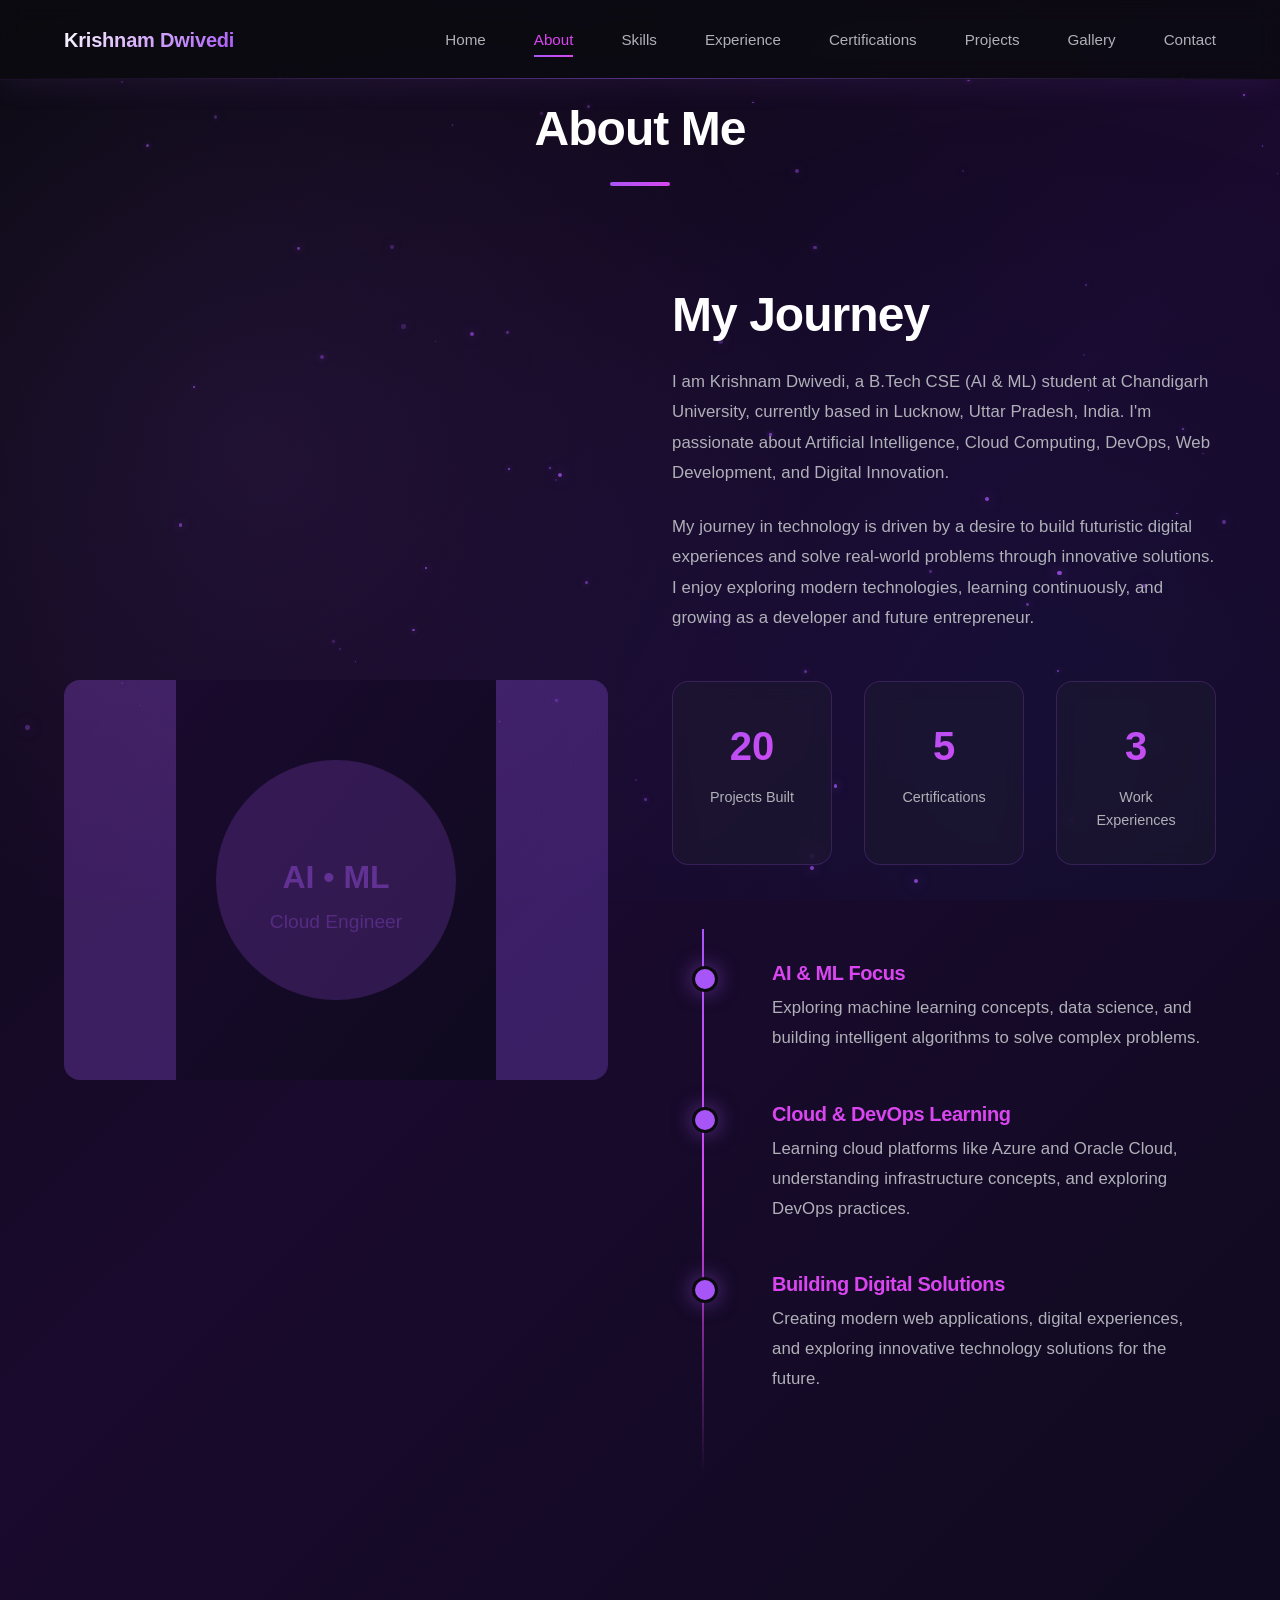
<file: about.html>
<!DOCTYPE html>
<html lang="en">
<head>
  <meta charset="UTF-8">
  <meta name="viewport" content="width=device-width, initial-scale=1.0">
  <title>About - Krishnam Dwivedi | AI Entrepreneur & Developer</title>
  
  <meta name="description" content="Learn about Krishnam Dwivedi's journey in AI, Cloud Computing, and innovative technology development.">
  <meta name="keywords" content="Krishnam Dwivedi, about, AI entrepreneur, developer, journey">
  
  <meta property="og:title" content="About - Krishnam Dwivedi">
  <meta property="og:description" content="Learn about Krishnam's journey in AI and technology">
  <meta property="og:type" content="website">
  <meta property="og:url" content="https://krishnamdwivedi.com/about.html">
  
  <link rel="stylesheet" href="css/main.css">
  <link rel="stylesheet" href="css/premium-3d.css">
  <link rel="stylesheet" href="css/advanced-3d.css">
  <style>
    .about-hero {
      display: grid;
      grid-template-columns: 1fr 1fr;
      gap: 4rem;
      align-items: center;
      padding: 40px 0;
    }

    .about-image {
      position: relative;
      height: 400px;
      border-radius: 16px;
      overflow: hidden;
      background: linear-gradient(135deg, rgba(168, 85, 247, 0.1), rgba(13, 110, 253, 0.1));
    }

    .about-image::before {
      content: '';
      position: absolute;
      inset: -2px;
      background: linear-gradient(135deg, var(--purple-primary), var(--purple-light));
      border-radius: 16px;
      z-index: -1;
      opacity: 0.2;
    }

    .about-content h2 {
      margin-bottom: 1.5rem;
      font-size: 3rem;
    }

    .about-content p {
      margin-bottom: 1.5rem;
      line-height: 1.8;
      font-size: 1.05rem;
    }

    .stats-grid {
      display: grid;
      grid-template-columns: repeat(3, 1fr);
      gap: 2rem;
      margin: 3rem 0;
    }

    .stat-card {
      background: rgba(31, 31, 46, 0.4);
      backdrop-filter: blur(10px);
      border: 1px solid rgba(168, 85, 247, 0.2);
      border-radius: var(--radius-lg);
      padding: var(--spacing-lg);
      text-align: center;
      transition: all var(--transition-normal);
    }

    .stat-card:hover {
      border-color: rgba(168, 85, 247, 0.4);
      box-shadow: 0 12px 40px rgba(168, 85, 247, 0.2);
      transform: translateY(-4px);
    }

    .stat-number {
      font-size: 2.5rem;
      font-weight: 700;
      background: linear-gradient(135deg, var(--purple-primary), var(--purple-light));
      -webkit-background-clip: text;
      -webkit-text-fill-color: transparent;
      background-clip: text;
      margin-bottom: 0.5rem;
    }

    .stat-label {
      color: var(--text-secondary);
      font-size: 0.9rem;
      font-weight: 500;
    }

    .timeline {
      margin-top: 4rem;
      position: relative;
      padding: 2rem 0;
    }

    .timeline::before {
      content: '';
      position: absolute;
      left: 30px;
      top: 0;
      bottom: 0;
      width: 2px;
      background: linear-gradient(180deg, var(--purple-primary), var(--purple-light), transparent);
    }

    .timeline-item {
      margin-left: 100px;
      margin-bottom: 3rem;
      position: relative;
    }

    .timeline-item::before {
      content: '';
      position: absolute;
      left: -80px;
      top: 5px;
      width: 20px;
      height: 20px;
      border-radius: 50%;
      background: var(--purple-primary);
      border: 3px solid var(--bg-primary);
      box-shadow: 0 0 20px rgba(168, 85, 247, 0.5);
    }

    .timeline-item h4 {
      margin-bottom: 0.5rem;
      color: var(--purple-light);
    }

    .timeline-item p {
      color: var(--text-secondary);
    }

    @media (max-width: 768px) {
      .about-hero {
        grid-template-columns: 1fr;
      }

      .stats-grid {
        grid-template-columns: 1fr;
      }

      .about-content h2 {
        font-size: 2rem;
      }
    }
  </style>
</head>
<body>
  <div id="particles-container"></div>
  <div class="cursor-glow"></div>

  <nav class="navbar">
    <div class="navbar-brand">Krishnam Dwivedi</div>
    <div class="hamburger">
      <span></span>
      <span></span>
      <span></span>
    </div>
    <ul class="navbar-menu">
      <li><a href="index.html" class="navbar-link">Home</a></li>
      <li><a href="about.html" class="navbar-link active">About</a></li>
      <li><a href="skills.html" class="navbar-link">Skills</a></li>
      <li><a href="experience.html" class="navbar-link">Experience</a></li>
      <li><a href="certifications.html" class="navbar-link">Certifications</a></li>
      <li><a href="projects.html" class="navbar-link">Projects</a></li>
      <li><a href="gallery.html" class="navbar-link">Gallery</a></li>
      <li><a href="contact.html" class="navbar-link">Contact</a></li>
    </ul>
  </nav>

  <section style="padding-top: 100px;">
    <div class="container">
      <div class="section-title">
        <h2>About Me</h2>
        <div class="accent-line"></div>
      </div>

      <div class="about-hero">
        <div class="about-image" data-animate>
          <svg viewBox="0 0 400 500" xmlns="http://www.w3.org/2000/svg" style="width: 100%; height: 100%;">
            <defs>
              <linearGradient id="aboutBg" x1="0%" y1="0%" x2="100%" y2="100%">
                <stop offset="0%" style="stop-color:#1a0a2e;stop-opacity:1" />
                <stop offset="100%" style="stop-color:#0f0a1f;stop-opacity:1" />
              </linearGradient>
            </defs>
            <rect width="400" height="500" fill="url(#aboutBg)"/>
            <circle cx="200" cy="250" r="150" fill="rgba(168, 85, 247, 0.2)"/>
            <text x="200" y="260" font-size="40" font-weight="bold" text-anchor="middle" fill="rgba(168, 85, 247, 0.4)">AI • ML</text>
            <text x="200" y="310" font-size="24" text-anchor="middle" fill="rgba(168, 85, 247, 0.3)">Cloud Engineer</text>
          </svg>
        </div>

        <div class="about-content" data-animate>
          <h2>My Journey</h2>
          <p>I am Krishnam Dwivedi, a B.Tech CSE (AI & ML) student at Chandigarh University, currently based in Lucknow, Uttar Pradesh, India. I'm passionate about Artificial Intelligence, Cloud Computing, DevOps, Web Development, and Digital Innovation.</p>
          
          <p>My journey in technology is driven by a desire to build futuristic digital experiences and solve real-world problems through innovative solutions. I enjoy exploring modern technologies, learning continuously, and growing as a developer and future entrepreneur.</p>

          <div class="stats-grid">
            <div class="stat-card" data-animate>
              <div class="stat-number" data-count="20">20</div>
              <div class="stat-label">Projects Built</div>
            </div>
            <div class="stat-card" data-animate>
              <div class="stat-number" data-count="5">5</div>
              <div class="stat-label">Certifications</div>
            </div>
            <div class="stat-card" data-animate>
              <div class="stat-number" data-count="3">3</div>
              <div class="stat-label">Work Experiences</div>
            </div>
          </div>

          <div class="timeline">
            <div class="timeline-item" data-animate>
              <h4>AI & ML Focus</h4>
              <p>Exploring machine learning concepts, data science, and building intelligent algorithms to solve complex problems.</p>
            </div>
            <div class="timeline-item" data-animate>
              <h4>Cloud & DevOps Learning</h4>
              <p>Learning cloud platforms like Azure and Oracle Cloud, understanding infrastructure concepts, and exploring DevOps practices.</p>
            </div>
            <div class="timeline-item" data-animate>
              <h4>Building Digital Solutions</h4>
              <p>Creating modern web applications, digital experiences, and exploring innovative technology solutions for the future.</p>
            </div>
          </div>
        </div>
      </div>
    </div>
  </section>

  <script src="js/main.js"></script>
  <script src="js/premium-3d.js"></script>
  <script src="js/advanced-3d.js"></script>
</body>
</html>
</file>
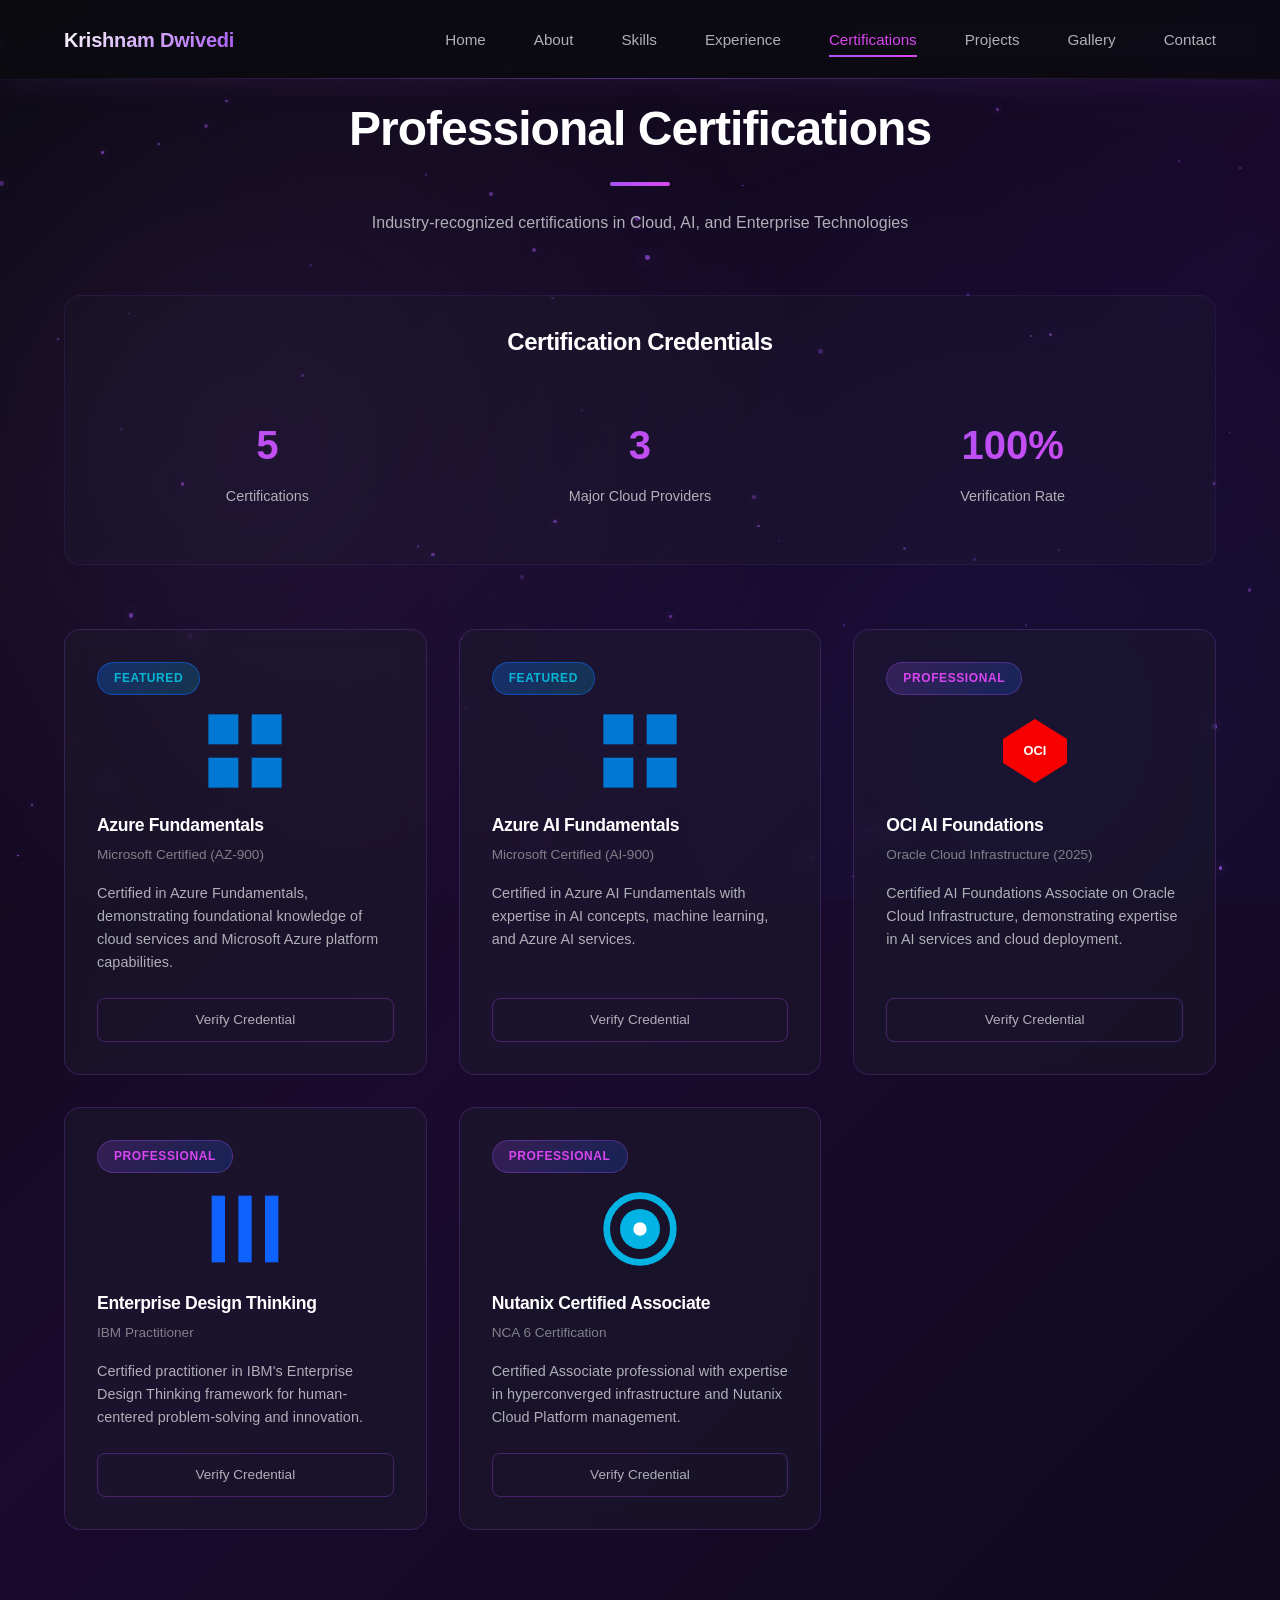
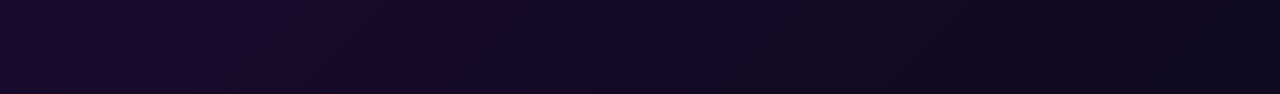
<file: certifications.html>
<!DOCTYPE html>
<html lang="en">
<head>
  <meta charset="UTF-8">
  <meta name="viewport" content="width=device-width, initial-scale=1.0">
  <title>Certifications - Krishnam Dwivedi | AI Entrepreneur & Developer</title>
  
  <meta name="description" content="Certifications of Krishnam Dwivedi: Microsoft Azure, Oracle OCI, IBM, Nutanix certified professional.">
  <meta name="keywords" content="certifications, Azure, Oracle, IBM, Nutanix, Microsoft">
  
  <meta property="og:title" content="Certifications - Krishnam Dwivedi">
  <meta property="og:description" content="Professional certifications in Cloud, AI, and Enterprise technologies">
  
  <link rel="stylesheet" href="css/main.css">
  <link rel="stylesheet" href="css/premium-3d.css">
  <link rel="stylesheet" href="css/advanced-3d.css">
  <style>
    .certifications-grid {
      display: grid;
      grid-template-columns: repeat(auto-fit, minmax(320px, 1fr));
      gap: 2rem;
      margin-bottom: 4rem;
    }

    .certification-card {
      background: rgba(31, 31, 46, 0.4);
      backdrop-filter: blur(10px);
      border: 1px solid rgba(168, 85, 247, 0.2);
      border-radius: var(--radius-lg);
      padding: var(--spacing-lg);
      transition: all var(--transition-normal);
      position: relative;
      overflow: hidden;
      display: flex;
      flex-direction: column;
    }

    .certification-card::before {
      content: '';
      position: absolute;
      top: 0;
      left: -100%;
      width: 100%;
      height: 100%;
      background: linear-gradient(90deg, transparent, rgba(168, 85, 247, 0.1), transparent);
      transition: left 0.6s;
    }

    .certification-card:hover {
      border-color: rgba(168, 85, 247, 0.4);
      box-shadow: 0 12px 40px rgba(168, 85, 247, 0.2);
      transform: translateY(-8px);
    }

    .certification-card:hover::before {
      left: 100%;
    }

    .certification-badge {
      background: linear-gradient(135deg, rgba(168, 85, 247, 0.2), rgba(13, 110, 253, 0.2));
      border: 1px solid rgba(168, 85, 247, 0.3);
      color: var(--purple-light);
      padding: 6px 16px;
      border-radius: 20px;
      font-size: 0.75rem;
      font-weight: 600;
      text-transform: uppercase;
      letter-spacing: 0.05em;
      width: fit-content;
      margin-bottom: 1rem;
    }

    .certification-badge.featured {
      background: linear-gradient(135deg, rgba(13, 110, 253, 0.3), rgba(6, 182, 212, 0.2));
      border-color: rgba(13, 110, 253, 0.5);
      color: var(--accent-cyan);
    }

    .certification-logo {
      height: 80px;
      display: flex;
      align-items: center;
      justify-content: center;
      margin-bottom: 1.5rem;
      font-size: 2rem;
    }

    .certification-title {
      font-size: 1.1rem;
      font-weight: 700;
      margin-bottom: 0.5rem;
      color: var(--text-primary);
    }

    .certification-issuer {
      font-size: 0.85rem;
      color: var(--text-tertiary);
      margin-bottom: 1rem;
      font-weight: 500;
    }

    .certification-description {
      color: var(--text-secondary);
      font-size: 0.9rem;
      margin-bottom: 1.5rem;
      flex-grow: 1;
      line-height: 1.6;
    }

    .certification-footer {
      display: flex;
      gap: 1rem;
      margin-top: auto;
    }

    .cert-btn {
      flex: 1;
      padding: 10px 16px;
      border: 1px solid rgba(168, 85, 247, 0.3);
      background: transparent;
      color: var(--text-secondary);
      border-radius: 8px;
      cursor: pointer;
      font-size: 0.85rem;
      font-weight: 500;
      transition: all var(--transition-normal);
      text-align: center;
      text-decoration: none;
      display: flex;
      align-items: center;
      justify-content: center;
      gap: 0.5rem;
    }

    .cert-btn:hover {
      background: rgba(168, 85, 247, 0.2);
      border-color: var(--purple-light);
      color: var(--purple-light);
    }

    .microsoft-brand {
      color: #0078d4;
    }

    .oracle-brand {
      color: #f80000;
    }

    .ibm-brand {
      color: #0f62fe;
    }

    .nutanix-brand {
      color: #02b3e4;
    }

    .stats-section {
      text-align: center;
      margin-bottom: 4rem;
      padding: 2rem;
      background: rgba(31, 31, 46, 0.3);
      border-radius: var(--radius-lg);
      border: 1px solid rgba(168, 85, 247, 0.1);
    }

    .stats-grid {
      display: grid;
      grid-template-columns: repeat(auto-fit, minmax(150px, 1fr));
      gap: 2rem;
      margin-top: 2rem;
    }

    .stat-box {
      padding: 1.5rem;
    }

    .stat-number {
      font-size: 2.5rem;
      font-weight: 700;
      background: linear-gradient(135deg, var(--purple-primary), var(--purple-light));
      -webkit-background-clip: text;
      -webkit-text-fill-color: transparent;
      background-clip: text;
    }

    .stat-text {
      color: var(--text-secondary);
      font-size: 0.9rem;
      margin-top: 0.5rem;
    }

    @media (max-width: 768px) {
      .certifications-grid {
        grid-template-columns: 1fr;
      }

      .stats-grid {
        grid-template-columns: 1fr;
      }
    }
  </style>
</head>
<body>
  <div id="particles-container"></div>
  <div class="cursor-glow"></div>

  <nav class="navbar">
    <div class="navbar-brand">Krishnam Dwivedi</div>
    <div class="hamburger">
      <span></span>
      <span></span>
      <span></span>
    </div>
    <ul class="navbar-menu">
      <li><a href="index.html" class="navbar-link">Home</a></li>
      <li><a href="about.html" class="navbar-link">About</a></li>
      <li><a href="skills.html" class="navbar-link">Skills</a></li>
      <li><a href="experience.html" class="navbar-link">Experience</a></li>
      <li><a href="certifications.html" class="navbar-link active">Certifications</a></li>
      <li><a href="projects.html" class="navbar-link">Projects</a></li>
      <li><a href="gallery.html" class="navbar-link">Gallery</a></li>
      <li><a href="contact.html" class="navbar-link">Contact</a></li>
    </ul>
  </nav>

  <section style="padding-top: 100px;">
    <div class="container">
      <div class="section-title">
        <h2>Professional Certifications</h2>
        <div class="accent-line"></div>
        <p style="margin-top: 1rem; max-width: 600px; margin-left: auto; margin-right: auto;">Industry-recognized certifications in Cloud, AI, and Enterprise Technologies</p>
      </div>

      <!-- Stats Section -->
      <div class="stats-section" data-animate>
        <h3 style="margin-bottom: 0;">Certification Credentials</h3>
        <div class="stats-grid">
          <div class="stat-box">
            <div class="stat-number">5</div>
            <div class="stat-text">Certifications</div>
          </div>
          <div class="stat-box">
            <div class="stat-number">3</div>
            <div class="stat-text">Major Cloud Providers</div>
          </div>
          <div class="stat-box">
            <div class="stat-number">100%</div>
            <div class="stat-text">Verification Rate</div>
          </div>
        </div>
      </div>

      <!-- Certifications Grid -->
      <div class="certifications-grid" id="certificationsGrid">
        <!-- Certifications will be loaded here dynamically -->
        <!-- Microsoft Azure Fundamentals -->
        <div class="certification-card" data-animate>
          <div class="certification-badge featured">Featured</div>
          <div class="certification-logo microsoft-brand">
            <svg width="80" height="80" viewBox="0 0 24 24" fill="currentColor">
              <rect x="1" y="1" width="9" height="9" />
              <rect x="14" y="1" width="9" height="9" />
              <rect x="1" y="14" width="9" height="9" />
              <rect x="14" y="14" width="9" height="9" />
            </svg>
          </div>
          <h3 class="certification-title">Azure Fundamentals</h3>
          <div class="certification-issuer">Microsoft Certified (AZ-900)</div>
          <p class="certification-description">Certified in Azure Fundamentals, demonstrating foundational knowledge of cloud services and Microsoft Azure platform capabilities.</p>
          <div class="certification-footer">
            <a href="https://www.credly.com/badges/ac1d5272-0e52-44f0-9813-49a4d7b87767/public_url" class="cert-btn" target="_blank" rel="noopener noreferrer">Verify Credential</a>
          </div>
        </div>

        <!-- Microsoft Azure AI Fundamentals -->
        <div class="certification-card" data-animate>
          <div class="certification-badge featured">Featured</div>
          <div class="certification-logo microsoft-brand">
            <svg width="80" height="80" viewBox="0 0 24 24" fill="currentColor">
              <rect x="1" y="1" width="9" height="9" />
              <rect x="14" y="1" width="9" height="9" />
              <rect x="1" y="14" width="9" height="9" />
              <rect x="14" y="14" width="9" height="9" />
            </svg>
          </div>
          <h3 class="certification-title">Azure AI Fundamentals</h3>
          <div class="certification-issuer">Microsoft Certified (AI-900)</div>
          <p class="certification-description">Certified in Azure AI Fundamentals with expertise in AI concepts, machine learning, and Azure AI services.</p>
          <div class="certification-footer">
            <a href="https://www.credly.com/badges/ead50411-767c-4848-aec3-29188056e242/public_url" class="cert-btn" target="_blank" rel="noopener noreferrer">Verify Credential</a>
          </div>
        </div>

        <!-- Oracle OCI AI Foundations -->
        <div class="certification-card" data-animate>
          <div class="certification-badge">Professional</div>
          <div class="certification-logo oracle-brand">
            <svg width="80" height="80" viewBox="0 0 100 100" fill="currentColor">
              <path d="M50 10 L90 35 L90 65 L50 90 L10 65 L10 35 Z" />
              <text x="50" y="55" text-anchor="middle" fill="white" font-size="16" font-weight="bold">OCI</text>
            </svg>
          </div>
          <h3 class="certification-title">OCI AI Foundations</h3>
          <div class="certification-issuer">Oracle Cloud Infrastructure (2025)</div>
          <p class="certification-description">Certified AI Foundations Associate on Oracle Cloud Infrastructure, demonstrating expertise in AI services and cloud deployment.</p>
          <div class="certification-footer">
            <a href="https://catalog-education.oracle.com/ords/certview/sharebadge?id=B5B9DF1E91EE8115D2BF8FBEC0866B6AF6063C84883C225B25D7178A4DA82D70" class="cert-btn" target="_blank" rel="noopener noreferrer">Verify Credential</a>
          </div>
        </div>

        <!-- IBM Enterprise Design Thinking -->
        <div class="certification-card" data-animate>
          <div class="certification-badge">Professional</div>
          <div class="certification-logo ibm-brand">
            <svg width="80" height="80" viewBox="0 0 24 24" fill="currentColor">
              <rect x="2" y="2" width="4" height="20" />
              <rect x="10" y="2" width="4" height="20" />
              <rect x="18" y="2" width="4" height="20" />
            </svg>
          </div>
          <h3 class="certification-title">Enterprise Design Thinking</h3>
          <div class="certification-issuer">IBM Practitioner</div>
          <p class="certification-description">Certified practitioner in IBM's Enterprise Design Thinking framework for human-centered problem-solving and innovation.</p>
          <div class="certification-footer">
            <a href="https://www.credly.com/badges/cc78ab8e-ee5c-4988-9c09-4e3aaf6a80bc/public_url" class="cert-btn" target="_blank" rel="noopener noreferrer">Verify Credential</a>
          </div>
        </div>

        <!-- Nutanix Certified Associate -->
        <div class="certification-card" data-animate>
          <div class="certification-badge">Professional</div>
          <div class="certification-logo nutanix-brand">
            <svg width="80" height="80" viewBox="0 0 24 24" fill="currentColor">
              <circle cx="12" cy="12" r="10" stroke="currentColor" stroke-width="2" fill="none" />
              <circle cx="12" cy="12" r="6" />
              <circle cx="12" cy="12" r="2" fill="white" />
            </svg>
          </div>
          <h3 class="certification-title">Nutanix Certified Associate</h3>
          <div class="certification-issuer">NCA 6 Certification</div>
          <p class="certification-description">Certified Associate professional with expertise in hyperconverged infrastructure and Nutanix Cloud Platform management.</p>
          <div class="certification-footer">
            <a href="https://www.nutanix.com/en/careers/university/certifications" class="cert-btn" target="_blank" rel="noopener noreferrer">Verify Credential</a>
          </div>
        </div>
      </div>
      </div>
    </div>
  </section>

  <script src="js/main.js"></script>
  <script src="js/premium-3d.js"></script>
  <script src="js/advanced-3d.js"></script>
  <script>
    let certificationsLoaded = false;

    function checkSectionVisibility() {
      try {
        const visibilityData = localStorage.getItem('cms_visibility_certifications');
        const certificationsGrid = document.getElementById('certificationsGrid');
        
        if (!visibilityData) return; // All sections active by default
        
        const data = JSON.parse(visibilityData);
        if (!data.visible) {
          // Show only the message
          certificationsGrid.innerHTML = `
            <div style="grid-column: 1/-1; text-align: center; padding: 4rem 2rem; background: rgba(31, 31, 46, 0.3); border-radius: var(--radius-lg); border: 1px dashed rgba(168, 85, 247, 0.2);">
              <div style="font-size: 4rem; margin-bottom: 1rem; opacity: 0.6;">🔒</div>
              <p style="color: var(--text-secondary); font-size: 1.1rem; margin-bottom: 0.5rem;">${data.message || 'This section is currently disabled.'}</p>
              <p style="color: var(--text-tertiary); font-size: 0.9rem;">Check back soon for updates!</p>
            </div>
          `;
        }
      } catch (error) {
        console.log('Visibility check complete');
      }
    }

    function renderCertification(cert) {
      const emoji = cert.issuer?.includes('Microsoft') ? '🟦' : 
                    cert.issuer?.includes('Oracle') ? '🔴' :
                    cert.issuer?.includes('IBM') ? '🟦' :
                    cert.issuer?.includes('Nutanix') ? '🔵' : '🏆';
      
      return `
        <div class="certification-card" data-animate>
          <div class="certification-badge">Admin Added</div>
          <div class="certification-logo">
            <div style="font-size: 3rem;">${emoji}</div>
          </div>
          <h3 class="certification-title">${cert.name}</h3>
          <div class="certification-issuer">${cert.issuer}</div>
          <p class="certification-description">${cert.description}</p>
          <div class="certification-footer">
            ${cert.verificationLink ? `<a href="${cert.verificationLink}" class="cert-btn" target="_blank" rel="noopener noreferrer">Verify Credential</a>` : '<span class="cert-btn" style="opacity: 0.5;">Pending Verification</span>'}
          </div>
        </div>
      `;
    }

    function loadCertificationsFromAdmin() {
      if (certificationsLoaded) return;

      try {
        const certificationsData = localStorage.getItem('cms_certifications_published');
        const certificationsGrid = document.getElementById('certificationsGrid');

        if (!certificationsData) return;

        const certifications = JSON.parse(certificationsData);
        if (!Array.isArray(certifications) || certifications.length === 0) return;

        // Render admin certifications
        certifications.forEach(cert => {
          certificationsGrid.innerHTML += renderCertification(cert);
        });

        console.log(`✅ Loaded ${certifications.length} certifications from Admin CMS`);
        certificationsLoaded = true;
      } catch (error) {
        console.log('ℹ️ No additional certifications published yet');
      }
    }

    // Initialize on page load
    document.addEventListener('DOMContentLoaded', () => {
      checkSectionVisibility();
      loadCertificationsFromAdmin();
    });

    // Check visibility every 3 seconds
    setInterval(checkSectionVisibility, 3000);

    // Check for new certifications every 3 seconds
    setInterval(loadCertificationsFromAdmin, 3000);
  </script>
</body>
</html>
</file>
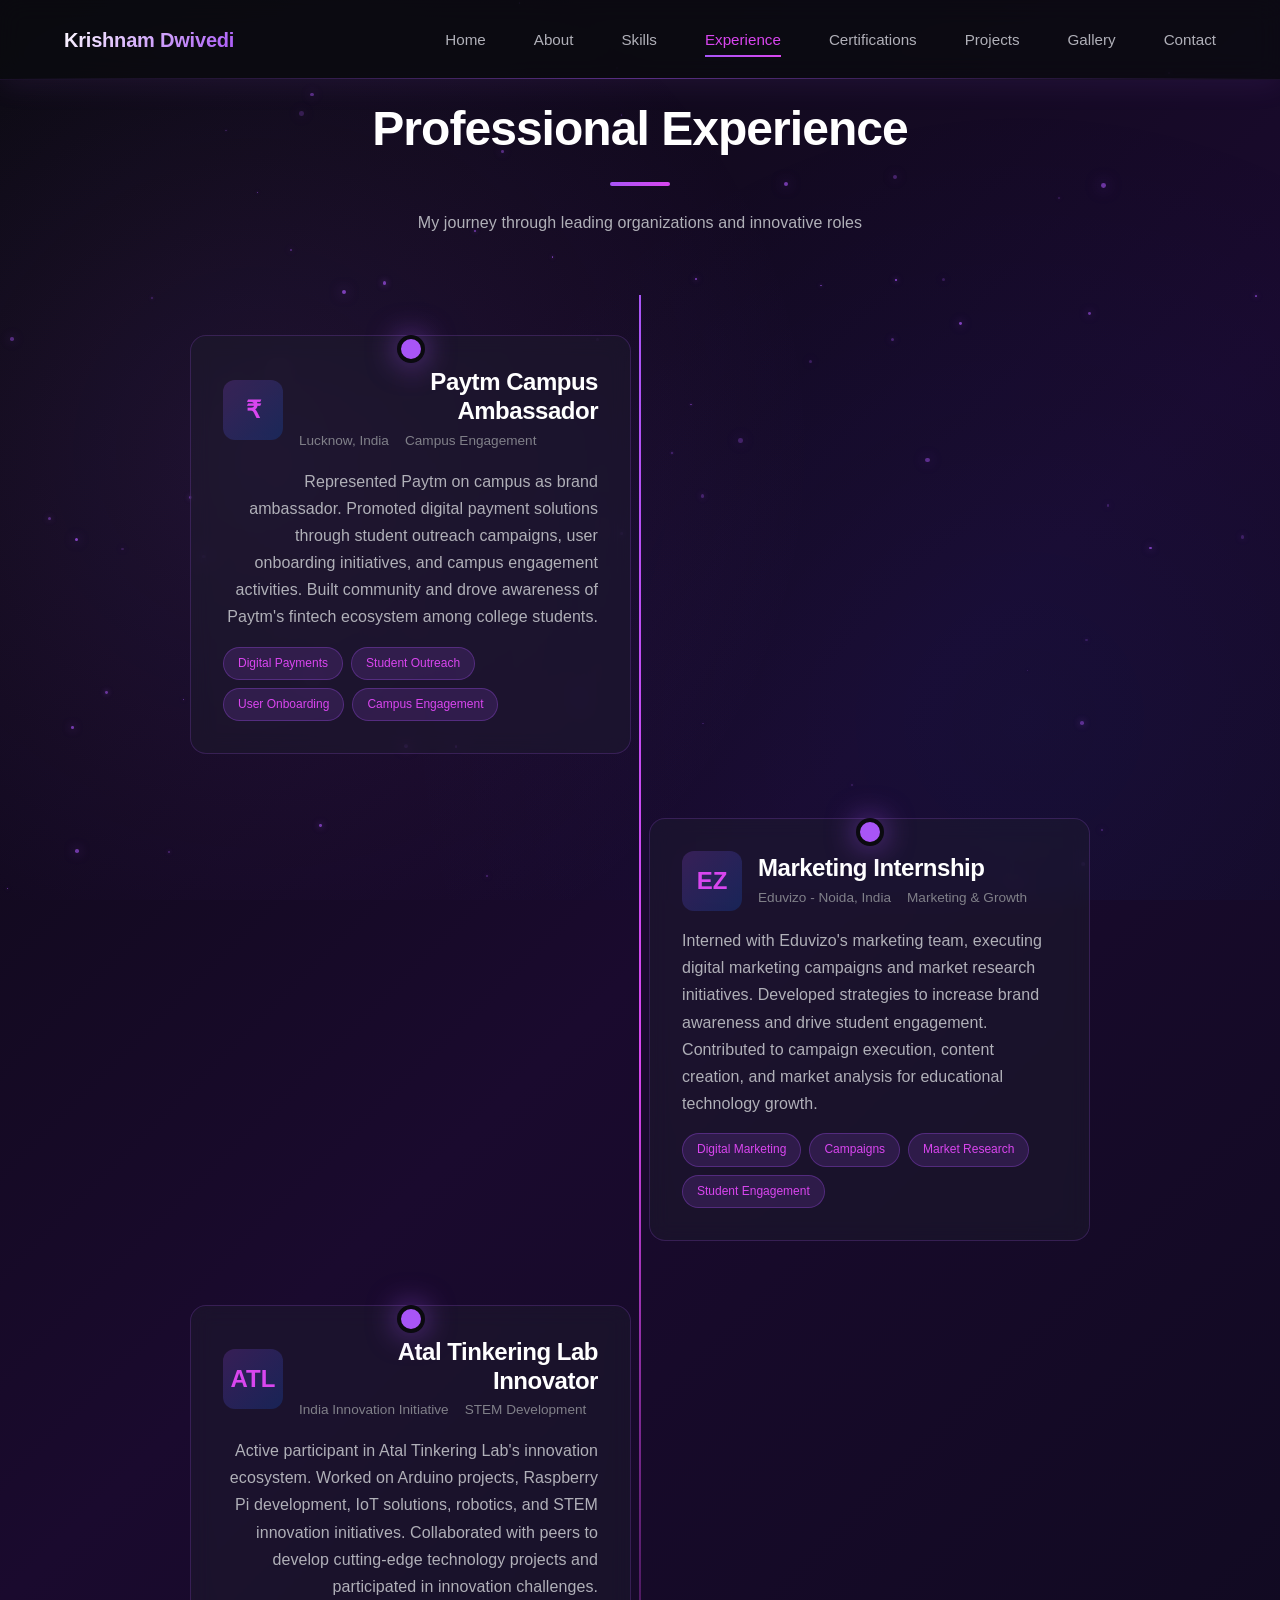
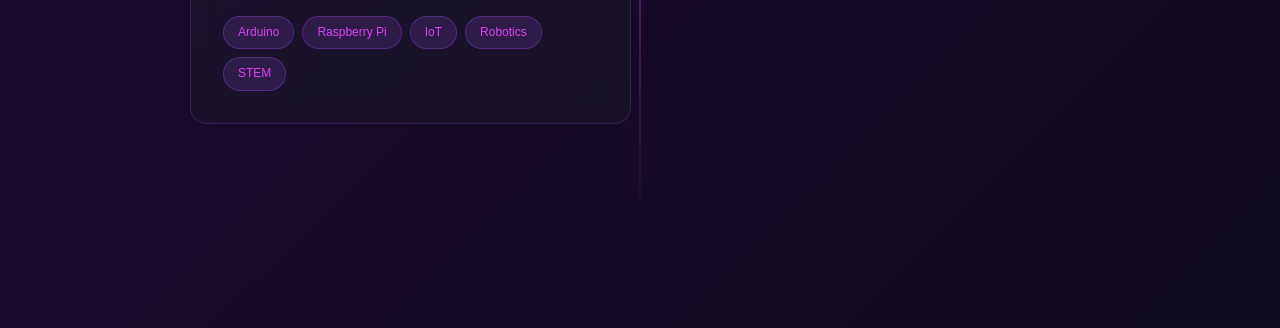
<file: experience.html>
<!DOCTYPE html>
<html lang="en">
<head>
  <meta charset="UTF-8">
  <meta name="viewport" content="width=device-width, initial-scale=1.0">
  <title>Experience - Krishnam Dwivedi | AI Entrepreneur & Developer</title>
  
  <meta name="description" content="Professional experience of Krishnam Dwivedi at leading tech companies and startups.">
  <meta name="keywords" content="experience, Paytm, Eduvizo, internship, work experience">
  
  <meta property="og:title" content="Experience - Krishnam Dwivedi">
  <meta property="og:description" content="Professional work experience in tech companies">
  
  <link rel="stylesheet" href="css/main.css">
  <link rel="stylesheet" href="css/premium-3d.css">
  <link rel="stylesheet" href="css/advanced-3d.css">
  <style>
    .experience-timeline {
      position: relative;
      padding: 40px 0;
      max-width: 900px;
      margin: 0 auto;
    }

    .experience-timeline::before {
      content: '';
      position: absolute;
      left: 50%;
      top: 0;
      bottom: 0;
      width: 2px;
      background: linear-gradient(180deg, var(--purple-primary), var(--purple-light), transparent);
      transform: translateX(-1px);
    }

    .experience-item {
      margin-bottom: 4rem;
      position: relative;
    }

    .experience-item:nth-child(odd) {
      margin-left: 0;
      margin-right: 51%;
      text-align: right;
    }

    .experience-item:nth-child(even) {
      margin-left: 51%;
      margin-right: 0;
      text-align: left;
    }

    .experience-item::before {
      content: '';
      position: absolute;
      width: 20px;
      height: 20px;
      background: var(--purple-primary);
      border: 4px solid var(--bg-primary);
      border-radius: 50%;
      top: 0;
      left: 50%;
      transform: translateX(-50%);
      box-shadow: 0 0 30px rgba(168, 85, 247, 0.6);
      z-index: 1;
    }

    .experience-content {
      background: rgba(31, 31, 46, 0.4);
      backdrop-filter: blur(10px);
      border: 1px solid rgba(168, 85, 247, 0.2);
      border-radius: var(--radius-lg);
      padding: var(--spacing-lg);
      transition: all var(--transition-normal);
    }

    .experience-content:hover {
      border-color: rgba(168, 85, 247, 0.4);
      box-shadow: 0 12px 40px rgba(168, 85, 247, 0.2);
      transform: translateY(-4px);
    }

    .experience-header {
      display: flex;
      align-items: center;
      gap: 1rem;
      margin-bottom: 1rem;
    }

    .experience-logo {
      width: 60px;
      height: 60px;
      border-radius: 12px;
      background: linear-gradient(135deg, rgba(168, 85, 247, 0.2), rgba(13, 110, 253, 0.2));
      display: flex;
      align-items: center;
      justify-content: center;
      font-size: 1.5rem;
      font-weight: 700;
      color: var(--purple-light);
      flex-shrink: 0;
    }

    .experience-info h3 {
      margin: 0;
      margin-bottom: 0.25rem;
      color: var(--text-primary);
    }

    .experience-meta {
      font-size: 0.85rem;
      color: var(--text-tertiary);
      display: flex;
      gap: 1rem;
    }

    .experience-content p {
      margin-bottom: 1rem;
      color: var(--text-secondary);
      line-height: 1.7;
    }

    .experience-highlights {
      display: flex;
      flex-wrap: wrap;
      gap: 0.5rem;
    }

    .highlight-tag {
      display: inline-block;
      background: rgba(168, 85, 247, 0.15);
      border: 1px solid rgba(168, 85, 247, 0.3);
      color: var(--purple-light);
      padding: 6px 14px;
      border-radius: 20px;
      font-size: 0.75rem;
      font-weight: 500;
      transition: all var(--transition-normal);
    }

    .highlight-tag:hover {
      background: rgba(168, 85, 247, 0.3);
      border-color: var(--purple-light);
    }

    @media (max-width: 768px) {
      .experience-timeline::before {
        left: 30px;
      }

      .experience-item,
      .experience-item:nth-child(odd),
      .experience-item:nth-child(even) {
        margin: 0;
        margin-left: 100px;
        text-align: left;
      }

      .experience-item::before {
        left: 30px;
      }

      .experience-header {
        flex-direction: column;
        align-items: flex-start;
      }
    }
  </style>
</head>
<body>
  <div id="particles-container"></div>
  <div class="cursor-glow"></div>

  <nav class="navbar">
    <div class="navbar-brand">Krishnam Dwivedi</div>
    <div class="hamburger">
      <span></span>
      <span></span>
      <span></span>
    </div>
    <ul class="navbar-menu">
      <li><a href="index.html" class="navbar-link">Home</a></li>
      <li><a href="about.html" class="navbar-link">About</a></li>
      <li><a href="skills.html" class="navbar-link">Skills</a></li>
      <li><a href="experience.html" class="navbar-link active">Experience</a></li>
      <li><a href="certifications.html" class="navbar-link">Certifications</a></li>
      <li><a href="projects.html" class="navbar-link">Projects</a></li>
      <li><a href="gallery.html" class="navbar-link">Gallery</a></li>
      <li><a href="contact.html" class="navbar-link">Contact</a></li>
    </ul>
  </nav>

  <section style="padding-top: 100px;">
    <div class="container">
      <div class="section-title">
        <h2>Professional Experience</h2>
        <div class="accent-line"></div>
        <p style="margin-top: 1rem; max-width: 600px; margin-left: auto; margin-right: auto;">My journey through leading organizations and innovative roles</p>
      </div>

      <div class="experience-timeline">
        <!-- Paytm Campus Ambassador -->
        <div class="experience-item" data-animate>
          <div class="experience-content">
            <div class="experience-header">
              <div class="experience-logo">₹</div>
              <div class="experience-info">
                <h3>Paytm Campus Ambassador</h3>
                <div class="experience-meta">
                  <span>Lucknow, India</span>
                  <span>Campus Engagement</span>
                </div>
              </div>
            </div>
            <p>Represented Paytm on campus as brand ambassador. Promoted digital payment solutions through student outreach campaigns, user onboarding initiatives, and campus engagement activities. Built community and drove awareness of Paytm's fintech ecosystem among college students.</p>
            <div class="experience-highlights">
              <span class="highlight-tag">Digital Payments</span>
              <span class="highlight-tag">Student Outreach</span>
              <span class="highlight-tag">User Onboarding</span>
              <span class="highlight-tag">Campus Engagement</span>
            </div>
          </div>
        </div>

        <!-- Eduvizo Marketing Internship -->
        <div class="experience-item" data-animate>
          <div class="experience-content">
            <div class="experience-header">
              <div class="experience-logo">EZ</div>
              <div class="experience-info">
                <h3>Marketing Internship</h3>
                <div class="experience-meta">
                  <span>Eduvizo - Noida, India</span>
                  <span>Marketing & Growth</span>
                </div>
              </div>
            </div>
            <p>Interned with Eduvizo's marketing team, executing digital marketing campaigns and market research initiatives. Developed strategies to increase brand awareness and drive student engagement. Contributed to campaign execution, content creation, and market analysis for educational technology growth.</p>
            <div class="experience-highlights">
              <span class="highlight-tag">Digital Marketing</span>
              <span class="highlight-tag">Campaigns</span>
              <span class="highlight-tag">Market Research</span>
              <span class="highlight-tag">Student Engagement</span>
            </div>
          </div>
        </div>

        <!-- Atal Tinkering Lab -->
        <div class="experience-item" data-animate>
          <div class="experience-content">
            <div class="experience-header">
              <div class="experience-logo">ATL</div>
              <div class="experience-info">
                <h3>Atal Tinkering Lab Innovator</h3>
                <div class="experience-meta">
                  <span>India Innovation Initiative</span>
                  <span>STEM Development</span>
                </div>
              </div>
            </div>
            <p>Active participant in Atal Tinkering Lab's innovation ecosystem. Worked on Arduino projects, Raspberry Pi development, IoT solutions, robotics, and STEM innovation initiatives. Collaborated with peers to develop cutting-edge technology projects and participated in innovation challenges.</p>
            <div class="experience-highlights">
              <span class="highlight-tag">Arduino</span>
              <span class="highlight-tag">Raspberry Pi</span>
              <span class="highlight-tag">IoT</span>
              <span class="highlight-tag">Robotics</span>
              <span class="highlight-tag">STEM</span>
            </div>
          </div>
        </div>
      </div>
    </div>
  </section>

  <script src="js/main.js"></script>
  <script src="js/premium-3d.js"></script>
  <script src="js/advanced-3d.js"></script>
</body>
</html>
</file>
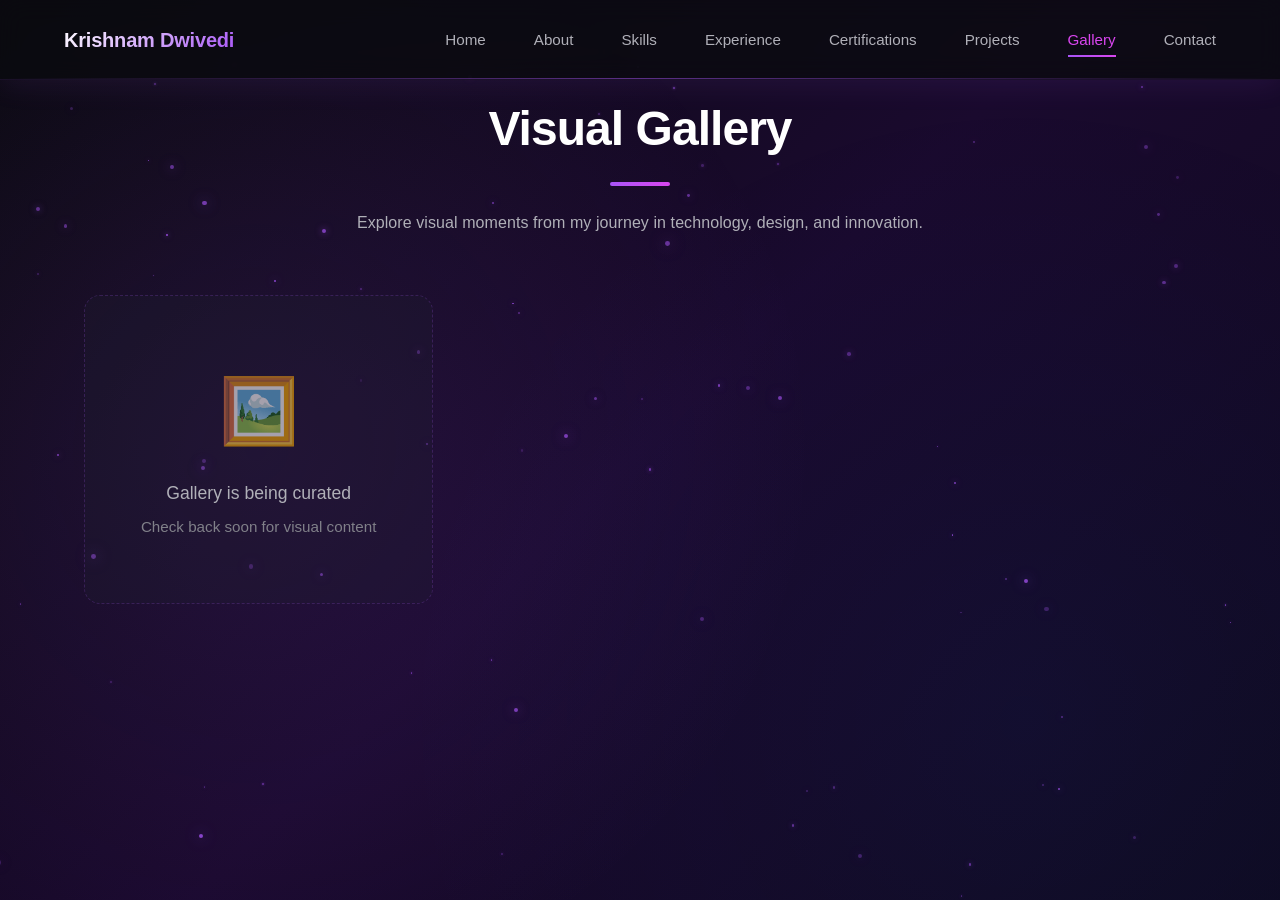
<file: gallery.html>
<!DOCTYPE html>
<html lang="en">
<head>
  <meta charset="UTF-8">
  <meta name="viewport" content="width=device-width, initial-scale=1.0">
  <title>Gallery - Krishnam Dwivedi | AI & Web Development Portfolio</title>
  
  <meta name="description" content="Gallery - Visual portfolio of projects, designs, and achievements.">
  <meta name="keywords" content="gallery, portfolio, projects, designs">
  
  <meta property="og:title" content="Gallery - Krishnam Dwivedi">
  <meta property="og:description" content="Visual portfolio gallery showcasing projects and designs">
  
  <link rel="stylesheet" href="css/main.css">
  <link rel="stylesheet" href="css/premium-3d.css">
  <link rel="stylesheet" href="css/advanced-3d.css">
  <style>
    .gallery-section {
      padding: 100px 20px;
      min-height: 100vh;
    }

    .gallery-grid {
      display: grid;
      grid-template-columns: repeat(auto-fill, minmax(320px, 1fr));
      gap: 2rem;
      margin-top: 3rem;
    }

    .gallery-item {
      position: relative;
      overflow: hidden;
      border-radius: var(--radius-lg);
      background: rgba(31, 31, 46, 0.4);
      backdrop-filter: blur(10px);
      border: 1px solid rgba(168, 85, 247, 0.2);
      transition: all var(--transition-normal);
      aspect-ratio: 1;
    }

    .gallery-item:hover {
      border-color: rgba(168, 85, 247, 0.4);
      box-shadow: 0 12px 40px rgba(168, 85, 247, 0.2);
      transform: translateY(-8px);
    }

    .gallery-image-container {
      width: 100%;
      height: 100%;
      display: flex;
      align-items: center;
      justify-content: center;
      background: linear-gradient(135deg, rgba(168, 85, 247, 0.1), rgba(13, 110, 253, 0.05));
      position: relative;
      overflow: hidden;
    }

    .gallery-image {
      width: 100%;
      height: 100%;
      object-fit: cover;
      transition: transform var(--transition-normal);
    }

    .gallery-item:hover .gallery-image {
      transform: scale(1.05);
    }

    .gallery-placeholder {
      font-size: 4rem;
      opacity: 0.5;
    }

    .gallery-overlay {
      position: absolute;
      inset: 0;
      background: linear-gradient(135deg, rgba(168, 85, 247, 0.2), rgba(13, 110, 253, 0.1));
      opacity: 0;
      transition: opacity var(--transition-normal);
      display: flex;
      align-items: flex-end;
      padding: 1.5rem;
    }

    .gallery-item:hover .gallery-overlay {
      opacity: 1;
    }

    .gallery-title {
      color: white;
      font-weight: 600;
      font-size: 0.95rem;
    }

    .empty-gallery {
      text-align: center;
      padding: 4rem 2rem;
      background: rgba(31, 31, 46, 0.3);
      border-radius: var(--radius-lg);
      border: 1px dashed rgba(168, 85, 247, 0.2);
    }

    .empty-gallery-icon {
      font-size: 4rem;
      margin-bottom: 1rem;
      opacity: 0.6;
    }

    .empty-gallery-text {
      color: var(--text-secondary);
      font-size: 1.1rem;
      margin-bottom: 0.5rem;
    }

    .empty-gallery-subtext {
      color: var(--text-tertiary);
      font-size: 0.95rem;
    }

    @media (max-width: 768px) {
      .gallery-grid {
        grid-template-columns: repeat(auto-fill, minmax(250px, 1fr));
        gap: 1.5rem;
      }

      .gallery-section {
        padding: 80px 15px;
      }
    }
  </style>
</head>
<body>
  <div id="particles-container"></div>
  <div class="cursor-glow"></div>

  <nav class="navbar">
    <div class="navbar-brand">Krishnam Dwivedi</div>
    <div class="hamburger">
      <span></span>
      <span></span>
      <span></span>
    </div>
    <ul class="navbar-menu">
      <li><a href="index.html" class="navbar-link">Home</a></li>
      <li><a href="about.html" class="navbar-link">About</a></li>
      <li><a href="skills.html" class="navbar-link">Skills</a></li>
      <li><a href="experience.html" class="navbar-link">Experience</a></li>
      <li><a href="certifications.html" class="navbar-link">Certifications</a></li>
      <li><a href="projects.html" class="navbar-link">Projects</a></li>
      <li><a href="gallery.html" class="navbar-link active">Gallery</a></li>
      <li><a href="contact.html" class="navbar-link">Contact</a></li>
    </ul>
  </nav>

  <section class="gallery-section">
    <div class="container">
      <div class="section-title">
        <h2>Visual Gallery</h2>
        <div class="accent-line"></div>
        <p style="margin-top: 1rem; max-width: 600px; margin-left: auto; margin-right: auto;">Explore visual moments from my journey in technology, design, and innovation.</p>
      </div>

      <!-- Gallery Grid -->
      <div class="gallery-grid" id="galleryGrid">
        <!-- Gallery items will be loaded here dynamically -->
        <div class="empty-gallery">
          <div class="empty-gallery-icon">🖼️</div>
          <div class="empty-gallery-text">Gallery is being curated</div>
          <div class="empty-gallery-subtext">Check back soon for visual content</div>
        </div>
      </div>
    </div>
  </section>

  <script src="js/main.js"></script>
  <script src="js/premium-3d.js"></script>
  <script src="js/advanced-3d.js"></script>
  <script>
    let galleryLoaded = false;

    function checkSectionVisibility() {
      try {
        const visibilityData = localStorage.getItem('cms_visibility_gallery');
        const galleryGrid = document.getElementById('galleryGrid');
        
        if (!visibilityData) return; // All sections active by default
        
        const data = JSON.parse(visibilityData);
        if (!data.visible) {
          // Hide gallery and show message
          galleryGrid.innerHTML = `
            <div style="grid-column: 1/-1; text-align: center; padding: 4rem 2rem; background: rgba(31, 31, 46, 0.3); border-radius: var(--radius-lg); border: 1px dashed rgba(168, 85, 247, 0.2);">
              <div style="font-size: 4rem; margin-bottom: 1rem; opacity: 0.6;">🔒</div>
              <p style="color: var(--text-secondary); font-size: 1.1rem; margin-bottom: 0.5rem;">${data.message || 'This section is currently disabled.'}</p>
              <p style="color: var(--text-tertiary); font-size: 0.9rem;">Check back soon for updates!</p>
            </div>
          `;
        }
      } catch (error) {
        console.log('Visibility check complete');
      }
    }

    function renderGalleryItem(image) {
      return `
        <div class="gallery-item" data-animate>
          <div class="gallery-image-container">
            <img src="${image.url}" alt="${image.title || 'Gallery Image'}" class="gallery-image" onerror="this.src='data:image/svg+xml,%3Csvg xmlns=%22http://www.w3.org/2000/svg%22 width=%22300%22 height=%22300%22%3E%3Crect fill=%22%23222%22 width=%22300%22 height=%22300%22/%3E%3Ctext fill=%22%23666%22 x=%2250%25%22 y=%2250%25%22 text-anchor=%22middle%22 dy=%22.3em%22 font-size=%2224%22 font-family=%22Arial%22%3EImage Not Found%3C/text%3E%3C/svg%3E'">
            <div class="gallery-overlay">
              <div class="gallery-title">${image.title || 'Untitled'}</div>
            </div>
          </div>
        </div>
      `;
    }

    function loadGalleryFromAdmin() {
      if (galleryLoaded) return;

      try {
        const galleryData = localStorage.getItem('cms_gallery_published');
        const galleryGrid = document.getElementById('galleryGrid');

        if (!galleryData) return;

        const gallery = JSON.parse(galleryData);
        if (!Array.isArray(gallery) || gallery.length === 0) return;

        // Clear empty state
        galleryGrid.innerHTML = '';

        // Render gallery items
        gallery.forEach(image => {
          galleryGrid.innerHTML += renderGalleryItem(image);
        });

        console.log(`✅ Loaded ${gallery.length} gallery images from Admin CMS`);
        galleryLoaded = true;
      } catch (error) {
        console.log('ℹ️ No gallery images published yet');
      }
    }

    // Initialize on page load
    document.addEventListener('DOMContentLoaded', () => {
      checkSectionVisibility();
      loadGalleryFromAdmin();
    });

    // Check visibility every 3 seconds
    setInterval(checkSectionVisibility, 3000);

    // Check for new gallery images every 3 seconds
    setInterval(loadGalleryFromAdmin, 3000);
  </script>
</body>
</html>
</file>
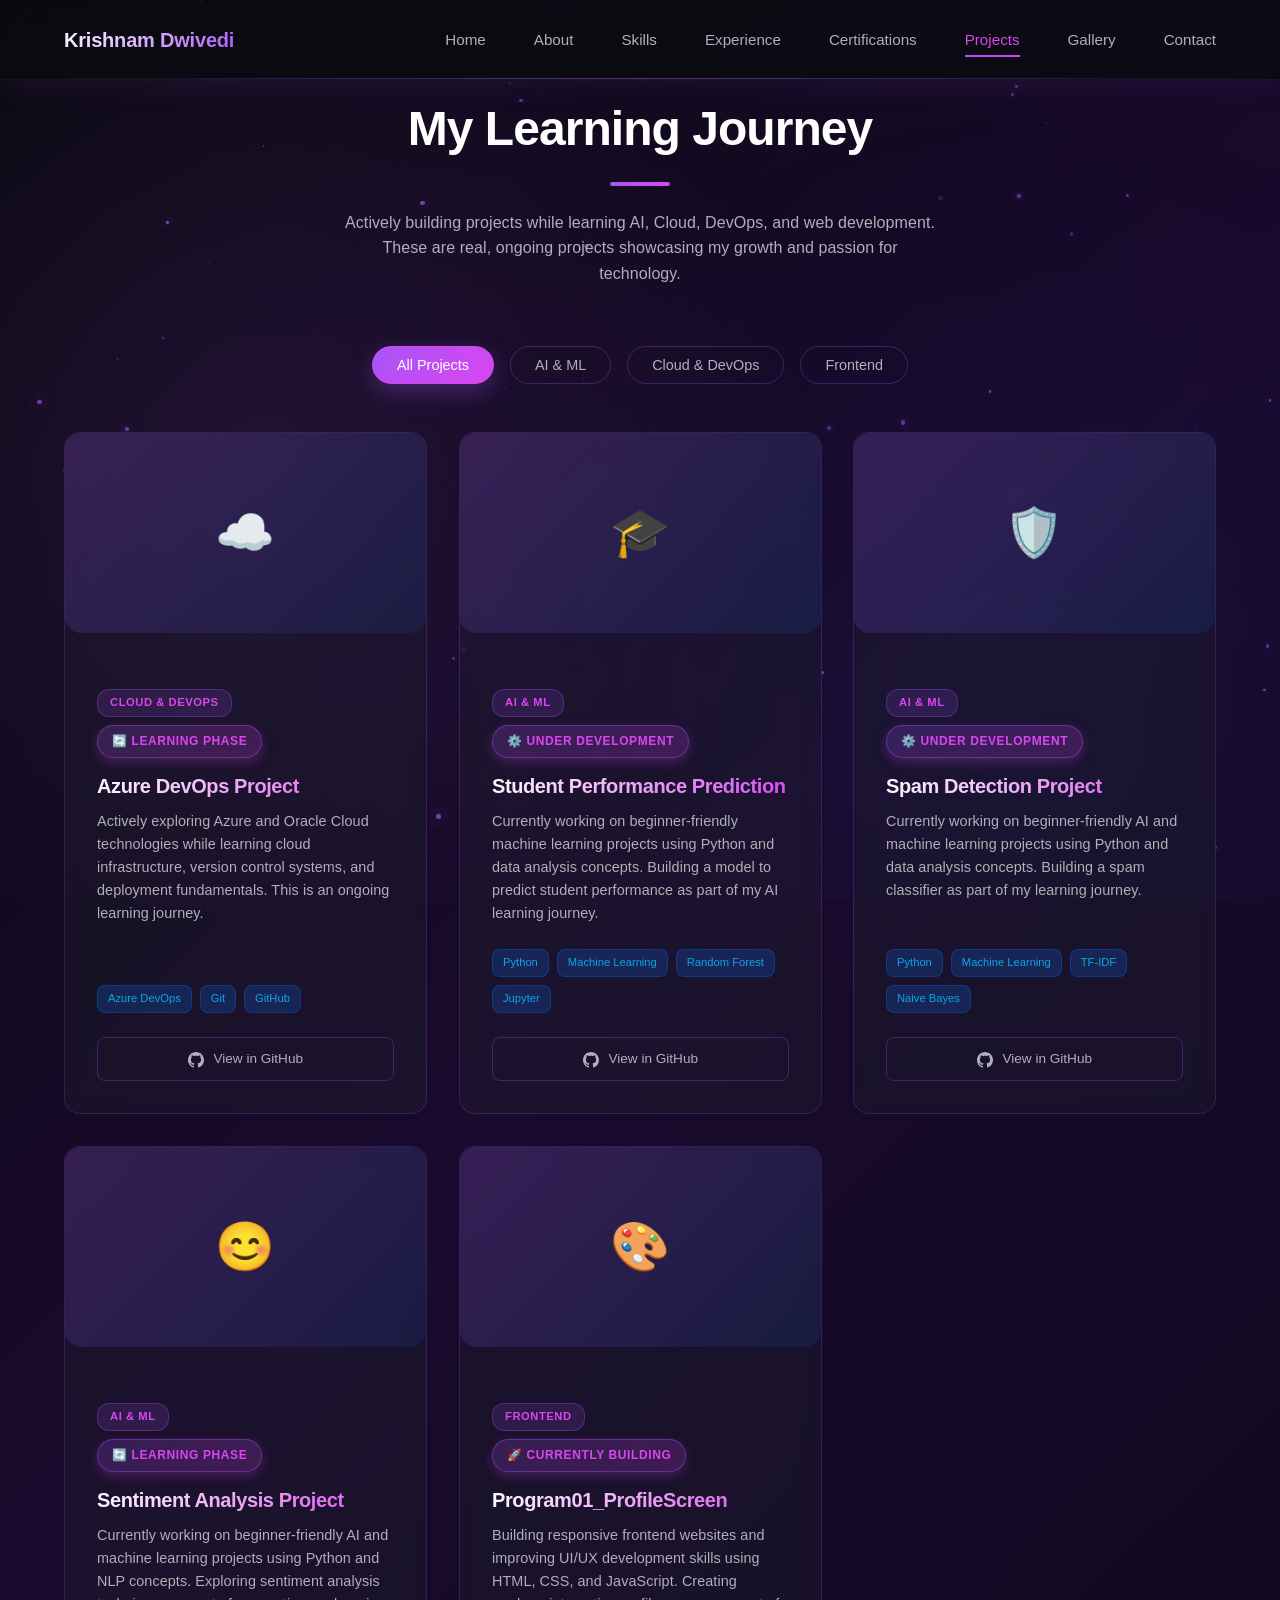
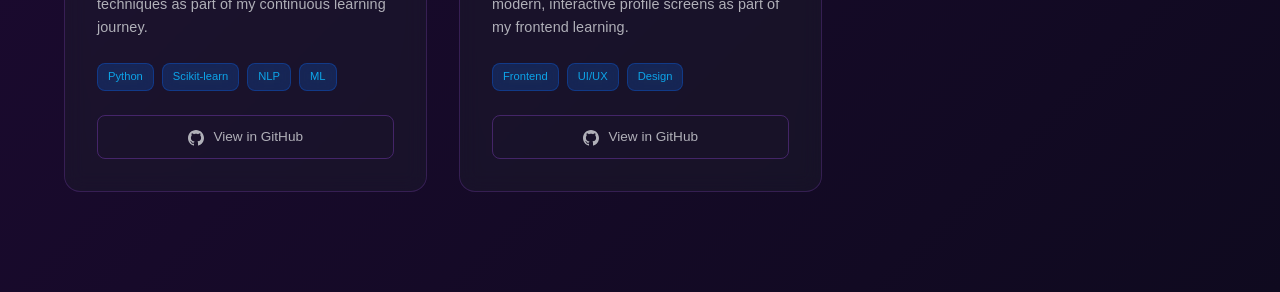
<file: projects.html>
<!DOCTYPE html>
<html lang="en">
<head>
  <meta charset="UTF-8">
  <meta name="viewport" content="width=device-width, initial-scale=1.0">
  <title>My Learning Journey - Krishnam Dwivedi | AI & Web Development Projects</title>
  
  <meta name="description" content="My active learning projects in AI/ML, Cloud Computing, DevOps, and Web Development. Real, ongoing projects showcasing my growth journey as a developer.">
  <meta name="keywords" content="projects, learning, AI, ML, Cloud, DevOps, portfolio, GitHub, student portfolio">
  
  <meta property="og:title" content="My Learning Journey - Krishnam Dwivedi">
  <meta property="og:description" content="Active learning projects in AI, Cloud, DevOps, and Web Development">
  
  <link rel="stylesheet" href="css/main.css">
  <link rel="stylesheet" href="css/premium-3d.css">
  <link rel="stylesheet" href="css/advanced-3d.css">
  <style>
    .projects-filter {
      display: flex;
      justify-content: center;
      gap: 1rem;
      margin-bottom: 3rem;
      flex-wrap: wrap;
    }

    .filter-btn {
      padding: 10px 24px;
      border: 1px solid rgba(168, 85, 247, 0.3);
      background: transparent;
      color: var(--text-secondary);
      border-radius: 20px;
      cursor: pointer;
      font-size: 0.9rem;
      font-weight: 500;
      transition: all var(--transition-normal);
    }

    .filter-btn:hover,
    .filter-btn.active {
      background: linear-gradient(135deg, var(--purple-primary), var(--purple-light));
      border-color: var(--purple-light);
      color: white;
      box-shadow: 0 8px 24px rgba(168, 85, 247, 0.3);
    }

    .projects-grid {
      display: grid;
      grid-template-columns: repeat(auto-fill, minmax(340px, 1fr));
      gap: 2rem;
    }

    .project-card {
      background: rgba(31, 31, 46, 0.4);
      backdrop-filter: blur(10px);
      border: 1px solid rgba(168, 85, 247, 0.2);
      border-radius: var(--radius-lg);
      overflow: hidden;
      transition: all var(--transition-normal);
      display: flex;
      flex-direction: column;
      height: 100%;
    }

    .project-card:hover {
      border-color: rgba(168, 85, 247, 0.4);
      box-shadow: 0 12px 40px rgba(168, 85, 247, 0.2);
      transform: translateY(-8px);
    }

    .project-image {
      width: 100%;
      height: 200px;
      background: linear-gradient(135deg, rgba(168, 85, 247, 0.2), rgba(13, 110, 253, 0.1));
      display: flex;
      align-items: center;
      justify-content: center;
      font-size: 3rem;
      position: relative;
      overflow: hidden;
    }

    .project-image::before {
      content: '';
      position: absolute;
      inset: 0;
      background: linear-gradient(135deg, transparent, rgba(255, 255, 255, 0.1));
      opacity: 0;
      transition: opacity var(--transition-normal);
    }

    .project-card:hover .project-image::before {
      opacity: 1;
    }

    .project-content {
      padding: var(--spacing-lg);
      flex-grow: 1;
      display: flex;
      flex-direction: column;
    }

    .project-tag {
      display: inline-block;
      background: rgba(168, 85, 247, 0.15);
      border: 1px solid rgba(168, 85, 247, 0.3);
      color: var(--purple-light);
      padding: 4px 12px;
      border-radius: 12px;
      font-size: 0.7rem;
      font-weight: 600;
      text-transform: uppercase;
      letter-spacing: 0.05em;
      width: fit-content;
      margin-bottom: 0.5rem;
    }

    .status-badge {
      display: inline-block;
      background: linear-gradient(135deg, rgba(168, 85, 247, 0.2), rgba(217, 70, 239, 0.2));
      border: 1px solid rgba(168, 85, 247, 0.4);
      color: #d946ef;
      padding: 6px 14px;
      border-radius: 20px;
      font-size: 0.75rem;
      font-weight: 600;
      text-transform: uppercase;
      letter-spacing: 0.05em;
      width: fit-content;
      margin-bottom: 1rem;
      box-shadow: 0 4px 12px rgba(217, 70, 239, 0.25);
      animation: badge-glow 3s ease-in-out infinite;
    }

    @keyframes badge-glow {
      0%, 100% {
        box-shadow: 0 4px 12px rgba(217, 70, 239, 0.25);
      }
      50% {
        box-shadow: 0 8px 20px rgba(217, 70, 239, 0.4);
      }
    }

    .project-title {
      font-size: 1.25rem;
      font-weight: 700;
      margin-bottom: 0.75rem;
      color: var(--text-primary);
    }

    .project-description {
      color: var(--text-secondary);
      font-size: 0.9rem;
      margin-bottom: 1.5rem;
      flex-grow: 1;
      line-height: 1.6;
    }

    .project-tech {
      display: flex;
      flex-wrap: wrap;
      gap: 0.5rem;
      margin-bottom: 1.5rem;
    }

    .tech-tag {
      background: rgba(13, 110, 253, 0.2);
      border: 1px solid rgba(13, 110, 253, 0.3);
      color: var(--accent-blue);
      padding: 4px 10px;
      border-radius: 8px;
      font-size: 0.7rem;
      font-weight: 500;
    }

    .project-links {
      display: flex;
      gap: 1rem;
    }

    .project-link {
      flex: 1;
      padding: 10px;
      border: 1px solid rgba(168, 85, 247, 0.3);
      background: transparent;
      color: var(--text-secondary);
      border-radius: 8px;
      cursor: pointer;
      font-size: 0.85rem;
      font-weight: 500;
      transition: all var(--transition-normal);
      text-align: center;
      text-decoration: none;
      display: inline-block;
    }

    .project-link:hover {
      background: rgba(168, 85, 247, 0.2);
      border-color: var(--purple-light);
      color: var(--purple-light);
      box-shadow: 0 6px 16px rgba(168, 85, 247, 0.3);
    }

    .hidden-project {
      display: none;
    }

    @keyframes slideInUp {
      from {
        opacity: 0;
        transform: translateY(40px);
      }
      to {
        opacity: 1;
        transform: translateY(0);
      }
    }

    @media (max-width: 768px) {
      .projects-grid {
        grid-template-columns: 1fr;
      }

      .projects-filter {
        margin-bottom: 2rem;
      }
    }
  </style>
</head>
<body>
  <div id="particles-container"></div>
  <div class="cursor-glow"></div>

  <nav class="navbar">
    <div class="navbar-brand">Krishnam Dwivedi</div>
    <div class="hamburger">
      <span></span>
      <span></span>
      <span></span>
    </div>
    <ul class="navbar-menu">
      <li><a href="index.html" class="navbar-link">Home</a></li>
      <li><a href="about.html" class="navbar-link">About</a></li>
      <li><a href="skills.html" class="navbar-link">Skills</a></li>
      <li><a href="experience.html" class="navbar-link">Experience</a></li>
      <li><a href="certifications.html" class="navbar-link">Certifications</a></li>
      <li><a href="projects.html" class="navbar-link active">Projects</a></li>
      <li><a href="gallery.html" class="navbar-link">Gallery</a></li>
      <li><a href="contact.html" class="navbar-link">Contact</a></li>
    </ul>
  </nav>

  <section style="padding-top: 100px;">
    <div class="container">
      <div class="section-title">
        <h2>My Learning Journey</h2>
        <div class="accent-line"></div>
        <p style="margin-top: 1rem; max-width: 600px; margin-left: auto; margin-right: auto;">Actively building projects while learning AI, Cloud, DevOps, and web development. These are real, ongoing projects showcasing my growth and passion for technology.</p>
      </div>

      <!-- Filter Buttons -->
      <div class="projects-filter">
        <button class="filter-btn active" data-filter="all">All Projects</button>
        <button class="filter-btn" data-filter="ai">AI & ML</button>
        <button class="filter-btn" data-filter="cloud">Cloud & DevOps</button>
        <button class="filter-btn" data-filter="frontend">Frontend</button>
      </div>

      <!-- Projects Grid -->
      <div class="projects-grid" id="projectsGrid">
        <!-- Projects will be loaded here dynamically -->
      </div>
    </div>
  </section>

  <script src="js/main.js"></script>
  <script src="js/premium-3d.js"></script>
  <script src="js/advanced-3d.js"></script>
  <script>
    // ============================================================================
    // Load Projects with CMS Integration
    // ============================================================================
    
    const STATIC_PROJECTS = [
      {
        id: 'azure-devops',
        name: 'Azure DevOps Project',
        description: 'Actively exploring Azure and Oracle Cloud technologies while learning cloud infrastructure, version control systems, and deployment fundamentals. This is an ongoing learning journey.',
        category: 'cloud',
        image: '☁️',
        status: '🔄 Learning Phase',
        tech: ['Azure DevOps', 'Git', 'GitHub'],
        github: 'https://github.com/krishnam-ux/azure-devops-project1',
        tag: 'Cloud & DevOps'
      },
      {
        id: 'student-performance',
        name: 'Student Performance Prediction',
        description: 'Currently working on beginner-friendly machine learning projects using Python and data analysis concepts. Building a model to predict student performance as part of my AI learning journey.',
        category: 'ai',
        image: '🎓',
        status: '⚙️ Under Development',
        tech: ['Python', 'Machine Learning', 'Random Forest', 'Jupyter'],
        github: 'https://github.com/krishnam-ux/Student-performance-prediction',
        tag: 'AI & ML'
      },
      {
        id: 'spam-detection',
        name: 'Spam Detection Project',
        description: 'Currently working on beginner-friendly AI and machine learning projects using Python and data analysis concepts. Building a spam classifier as part of my learning journey.',
        category: 'ai',
        image: '🛡️',
        status: '⚙️ Under Development',
        tech: ['Python', 'Machine Learning', 'TF-IDF', 'Naive Bayes'],
        github: 'https://github.com/krishnam-ux/spam-detection-project',
        tag: 'AI & ML'
      },
      {
        id: 'sentiment-analysis',
        name: 'Sentiment Analysis Project',
        description: 'Currently working on beginner-friendly AI and machine learning projects using Python and NLP concepts. Exploring sentiment analysis techniques as part of my continuous learning journey.',
        category: 'ai',
        image: '😊',
        status: '🔄 Learning Phase',
        tech: ['Python', 'Scikit-learn', 'NLP', 'ML'],
        github: 'https://github.com/krishnam-ux/sentiment-analysis-project',
        tag: 'AI & ML'
      },
      {
        id: 'profile-screen',
        name: 'Program01_ProfileScreen',
        description: 'Building responsive frontend websites and improving UI/UX development skills using HTML, CSS, and JavaScript. Creating modern, interactive profile screens as part of my frontend learning.',
        category: 'frontend',
        image: '🎨',
        status: '🚀 Currently Building',
        tech: ['Frontend', 'UI/UX', 'Design'],
        github: 'https://github.com/krishnam-ux/Program01_ProfileScreen',
        tag: 'Frontend'
      }
    ];

    let cmsProjectsLoaded = false;
    
    function renderProject(project) {
      const techTags = Array.isArray(project.tech) ? project.tech : [];
      
      return `
        <div class="project-card project-item" data-category="${project.category}" data-animate>
          <div class="project-image">${project.image}</div>
          <div class="project-content">
            <span class="project-tag">${project.tag}</span>
            <span class="status-badge">${project.status}</span>
            <h3 class="project-title">${project.name}</h3>
            <p class="project-description">${project.description}</p>
            <div class="project-tech">
              ${techTags.map(tech => `<span class="tech-tag">${tech}</span>`).join('')}
            </div>
            <div class="project-links">
              <a href="${project.github}" class="project-link" target="_blank" rel="noopener noreferrer">
                <svg width="16" height="16" viewBox="0 0 24 24" fill="currentColor" style="display: inline-block; margin-right: 6px; vertical-align: middle;">
                  <path d="M12 0c-6.626 0-12 5.373-12 12 0 5.302 3.438 9.8 8.207 11.387.599.111.793-.261.793-.577v-2.234c-3.338.726-4.033-1.416-4.033-1.416-.546-1.387-1.333-1.756-1.333-1.756-1.089-.745.083-.729.083-.729 1.205.084 1.839 1.237 1.839 1.237 1.07 1.834 2.807 1.304 3.492.997.107-.775.418-1.305.762-1.604-2.665-.305-5.467-1.334-5.467-5.931 0-1.311.469-2.381 1.236-3.221-.124-.303-.535-1.524.117-3.176 0 0 1.008-.322 3.301 1.23.957-.266 1.983-.399 3.003-.404 1.02.005 2.047.138 3.006.404 2.291-1.552 3.297-1.23 3.297-1.23.653 1.653.242 2.874.118 3.176.77.84 1.235 1.911 1.235 3.221 0 4.609-2.807 5.624-5.479 5.921.43.372.823 1.102.823 2.222v3.293c0 .319.192.694.801.576 4.765-1.589 8.199-6.086 8.199-11.386 0-6.627-5.373-12-12-12z"/>
                </svg>
                View in GitHub
              </a>
            </div>
          </div>
        </div>
      `;
    }

    function initializeProjects() {
      // Check visibility FIRST before doing anything
      try {
        const visibilityData = localStorage.getItem('cms_visibility_projects');
        if (visibilityData) {
          const data = JSON.parse(visibilityData);
          if (!data.visible) {
            // Section is disabled - show message only
            const projectsGrid = document.getElementById('projectsGrid');
            projectsGrid.innerHTML = `
              <div style="grid-column: 1/-1; text-align: center; padding: 4rem 2rem; background: rgba(31, 31, 46, 0.3); border-radius: var(--radius-lg); border: 1px dashed rgba(168, 85, 247, 0.2);">
                <div style="font-size: 4rem; margin-bottom: 1rem; opacity: 0.6;">🔒</div>
                <p style="color: var(--text-secondary); font-size: 1.1rem; margin-bottom: 0.5rem;">${data.message || 'This section is currently disabled.'}</p>
                <p style="color: var(--text-tertiary); font-size: 0.9rem;">Check back soon for updates!</p>
              </div>
            `;
            const filter = document.querySelector('.projects-filter');
            if (filter) filter.style.display = 'none';
            return; // Don't load any projects
          }
        }
      } catch (error) {
        console.log('Visibility check error');
      }
      
      const projectsGrid = document.getElementById('projectsGrid');
      
      // Render static projects
      const staticHTML = STATIC_PROJECTS.map(renderProject).join('');
      projectsGrid.innerHTML = staticHTML;
      
      // Load CMS projects if available
      loadCMSProjects();
      
      // Setup filtering
      setupFiltering();
    }

    function loadCMSProjects() {
      if (cmsProjectsLoaded) return;
      
      try {
        const cmsProjects = localStorage.getItem('cms_projects_published');
        const projectsGrid = document.getElementById('projectsGrid');
        
        if (!cmsProjects) return;
        
        const projects = JSON.parse(cmsProjects);
        if (!Array.isArray(projects) || projects.length === 0) return;
        
        // Render CMS projects
        projects.forEach(project => {
          const techTags = Array.isArray(project.tech) ? project.tech : (typeof project.tech === 'string' ? project.tech.split(',').map(t => t.trim()) : []);
          
          const cmsProject = {
            id: project.id,
            name: project.name,
            description: project.description,
            category: 'cms',
            image: '💡',
            status: '🔄 Recently Added',
            tech: techTags,
            github: project.github || '#',
            tag: 'Admin Project'
          };
          
          projectsGrid.innerHTML += renderProject(cmsProject);
        });
        
        console.log(`✅ Loaded ${projects.length} projects from Admin CMS`);
        cmsProjectsLoaded = true;
        
        // Re-setup filtering to include new projects
        setupFiltering();
      } catch (error) {
        console.log('ℹ️ No CMS projects available');
      }
    }

    function setupFiltering() {
      const filterBtns = document.querySelectorAll('.filter-btn');
      const projectCards = document.querySelectorAll('.project-item');

      filterBtns.forEach(btn => {
        btn.addEventListener('click', () => {
          const filter = btn.dataset.filter;

          // Update active button
          filterBtns.forEach(b => b.classList.remove('active'));
          btn.classList.add('active');

          // Filter projects
          projectCards.forEach(card => {
            if (filter === 'all' || card.dataset.category === filter) {
              card.classList.remove('hidden-project');
              setTimeout(() => card.style.opacity = '1', 10);
            } else {
              card.style.opacity = '0';
              setTimeout(() => card.classList.add('hidden-project'), 300);
            }
          });
        });
      });
    }

    function checkSectionVisibility() {
      try {
        const visibilityData = localStorage.getItem('cms_visibility_projects');
        const projectsGrid = document.getElementById('projectsGrid');
        
        if (!visibilityData) return; // All sections active by default
        
        const data = JSON.parse(visibilityData);
        if (!data.visible) {
          // Hide projects and show message
          projectsGrid.innerHTML = `
            <div style="grid-column: 1/-1; text-align: center; padding: 4rem 2rem; background: rgba(31, 31, 46, 0.3); border-radius: var(--radius-lg); border: 1px dashed rgba(168, 85, 247, 0.2);">
              <div style="font-size: 4rem; margin-bottom: 1rem; opacity: 0.6;">🔒</div>
              <p style="color: var(--text-secondary); font-size: 1.1rem; margin-bottom: 0.5rem;">${data.message || 'This section is currently disabled.'}</p>
              <p style="color: var(--text-tertiary); font-size: 0.9rem;">Check back soon for updates!</p>
            </div>
          `;
          document.querySelector('.projects-filter').style.display = 'none';
        }
      } catch (error) {
        console.log('Visibility check complete');
      }
    }

    // Initialize on page load
    document.addEventListener('DOMContentLoaded', () => {
      checkSectionVisibility();
      initializeProjects();
    });
    
    // Check visibility every 3 seconds
    setInterval(checkSectionVisibility, 3000);
    
    // Check for new projects every 3 seconds
    setInterval(loadCMSProjects, 3000);
  </script>
</body>
</html>
</file>
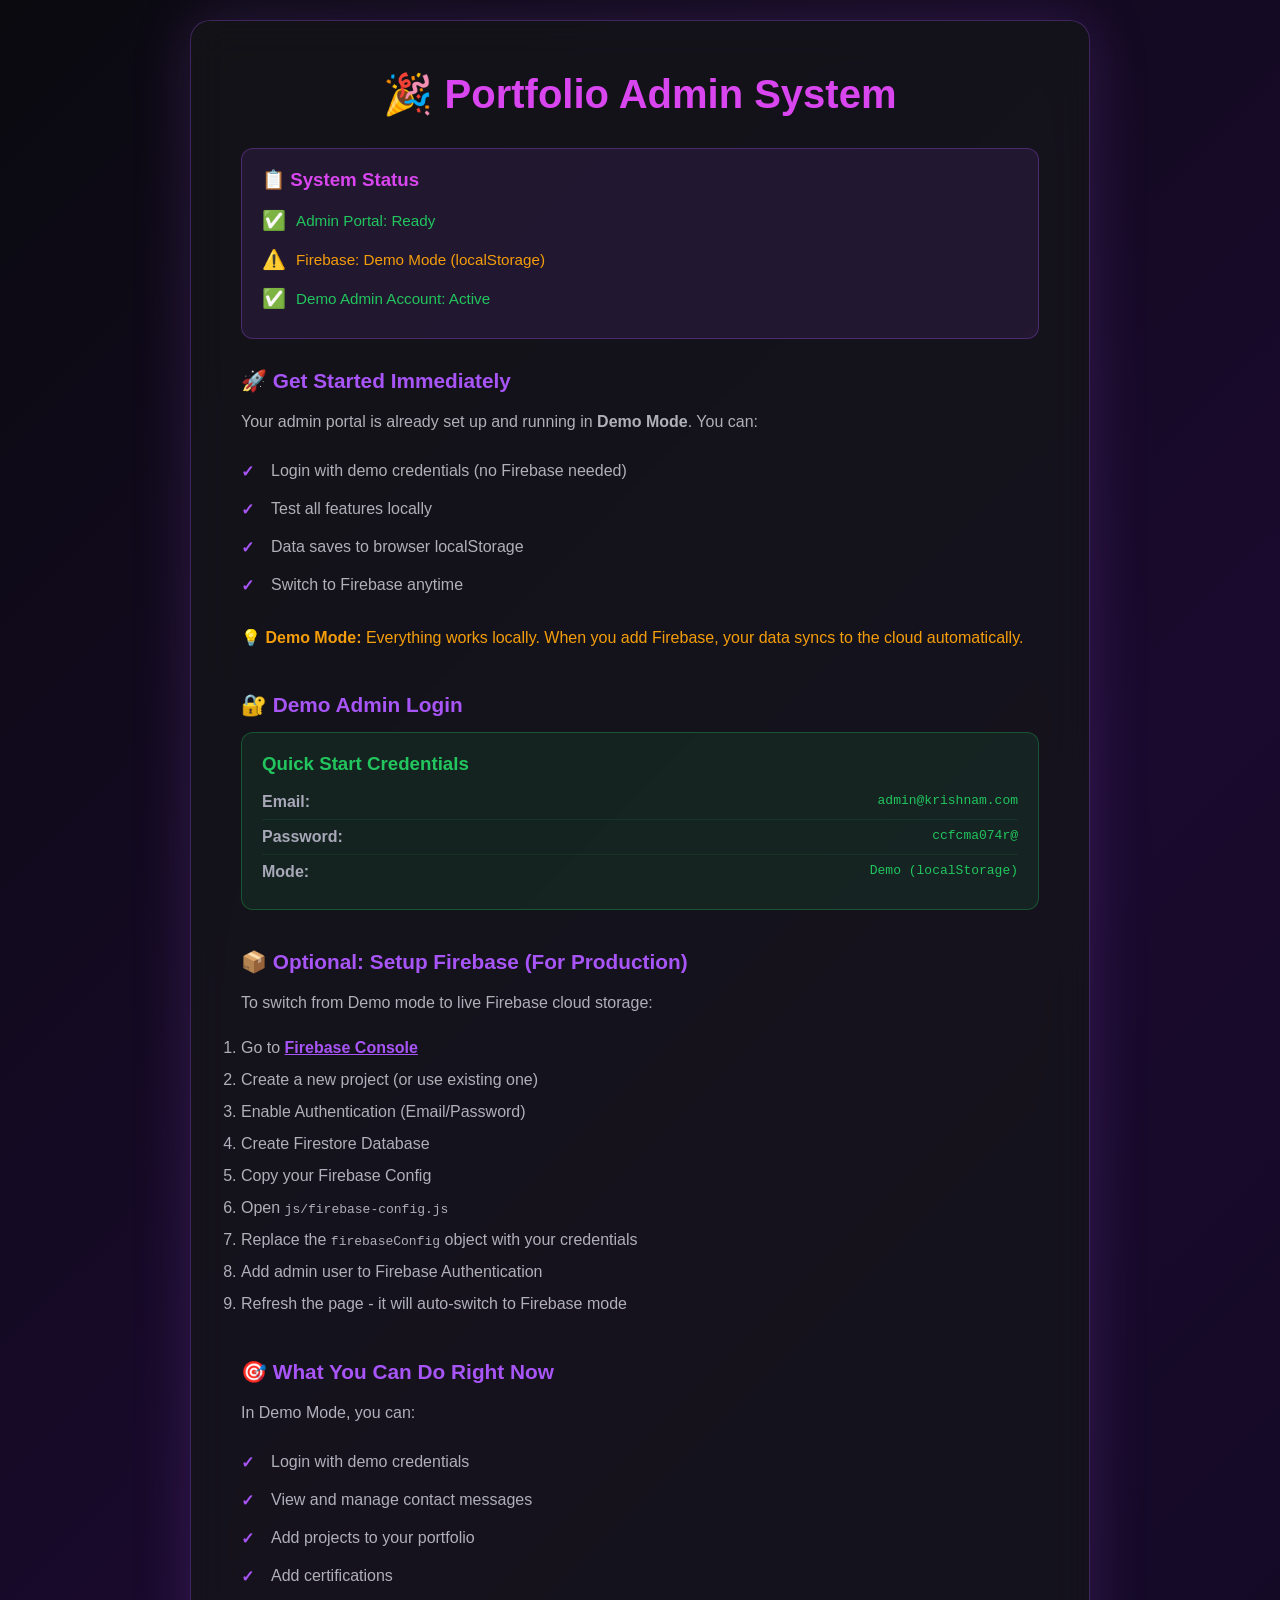
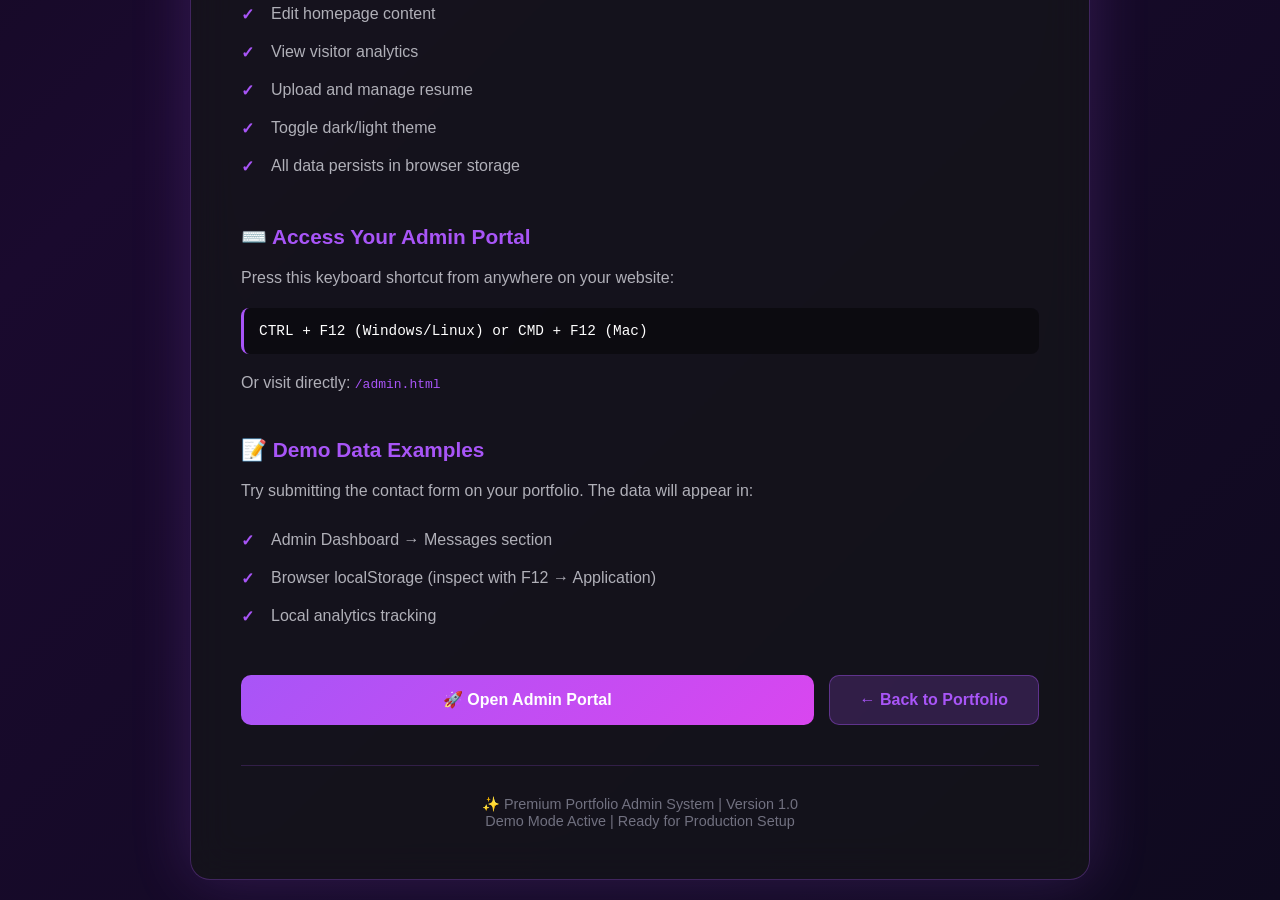
<file: setup.html>
<!DOCTYPE html>
<html lang="en">
<head>
  <meta charset="UTF-8">
  <meta name="viewport" content="width=device-width, initial-scale=1.0">
  <title>Setup - Portfolio Admin System</title>
  <style>
    * {
      margin: 0;
      padding: 0;
      box-sizing: border-box;
    }

    body {
      font-family: 'Segoe UI', Tahoma, Geneva, Verdana, sans-serif;
      background: linear-gradient(135deg, #0a0a0f 0%, #1a0a2e 50%, #0f0a1f 100%);
      color: #ffffff;
      min-height: 100vh;
      display: flex;
      align-items: center;
      justify-content: center;
      padding: 20px;
    }

    .setup-container {
      max-width: 900px;
      width: 100%;
      background: rgba(20, 20, 25, 0.8);
      backdrop-filter: blur(20px);
      border: 1px solid rgba(168, 85, 247, 0.3);
      border-radius: 20px;
      padding: 50px;
      box-shadow: 0 0 60px rgba(168, 85, 247, 0.2);
    }

    h1 {
      color: #d946ef;
      margin-bottom: 30px;
      text-align: center;
      font-size: 2.5rem;
    }

    .setup-section {
      margin-bottom: 40px;
    }

    .setup-section h2 {
      color: #a855f7;
      font-size: 1.3rem;
      margin-bottom: 15px;
      display: flex;
      align-items: center;
      gap: 10px;
    }

    .setup-section p {
      color: #b0b0b8;
      line-height: 1.8;
      margin-bottom: 15px;
    }

    .code-block {
      background: rgba(0, 0, 0, 0.4);
      border-left: 3px solid #a855f7;
      padding: 15px;
      border-radius: 8px;
      font-family: 'Courier New', monospace;
      overflow-x: auto;
      margin: 15px 0;
      font-size: 0.9rem;
    }

    .credentials {
      background: rgba(34, 197, 94, 0.1);
      border: 1px solid rgba(34, 197, 94, 0.3);
      padding: 20px;
      border-radius: 12px;
      margin: 15px 0;
    }

    .credentials h3 {
      color: #22c55e;
      margin-bottom: 10px;
    }

    .credential-item {
      display: flex;
      justify-content: space-between;
      padding: 8px 0;
      border-bottom: 1px solid rgba(34, 197, 94, 0.1);
    }

    .credential-item:last-child {
      border-bottom: none;
    }

    .label {
      font-weight: 600;
      color: #a8a8b8;
    }

    .value {
      color: #22c55e;
      font-family: monospace;
    }

    .button-group {
      display: flex;
      gap: 15px;
      margin-top: 30px;
      flex-wrap: wrap;
    }

    .btn {
      padding: 15px 30px;
      border: none;
      border-radius: 10px;
      font-size: 16px;
      font-weight: 600;
      cursor: pointer;
      text-decoration: none;
      transition: all 0.3s ease;
      display: inline-block;
      text-align: center;
    }

    .btn-primary {
      background: linear-gradient(135deg, #a855f7, #d946ef);
      color: white;
      flex: 1;
      min-width: 200px;
    }

    .btn-primary:hover {
      box-shadow: 0 0 30px rgba(168, 85, 247, 0.5);
      transform: translateY(-2px);
    }

    .btn-secondary {
      background: rgba(168, 85, 247, 0.2);
      color: #a855f7;
      border: 1px solid rgba(168, 85, 247, 0.4);
    }

    .btn-secondary:hover {
      background: rgba(168, 85, 247, 0.3);
    }

    .status {
      background: rgba(168, 85, 247, 0.1);
      border: 1px solid rgba(168, 85, 247, 0.3);
      padding: 20px;
      border-radius: 12px;
      margin-bottom: 30px;
    }

    .status h3 {
      color: #d946ef;
      margin-bottom: 10px;
    }

    .status-item {
      display: flex;
      align-items: center;
      gap: 10px;
      padding: 8px 0;
      font-size: 0.95rem;
    }

    .status-icon {
      font-size: 1.2rem;
    }

    .success {
      color: #22c55e;
    }

    .warning {
      color: #f59e0b;
    }

    .list {
      list-style: none;
      padding-left: 0;
    }

    .list li {
      padding: 10px 0;
      padding-left: 30px;
      position: relative;
      color: #b0b0b8;
    }

    .list li:before {
      content: "✓";
      position: absolute;
      left: 0;
      color: #a855f7;
      font-weight: bold;
    }

    @media (max-width: 768px) {
      .setup-container {
        padding: 30px;
      }

      h1 {
        font-size: 1.8rem;
      }

      .button-group {
        flex-direction: column;
      }

      .btn {
        width: 100%;
      }
    }
  </style>
</head>
<body>
  <div class="setup-container">
    <h1>🎉 Portfolio Admin System</h1>
    
    <div class="status">
      <h3>📋 System Status</h3>
      <div class="status-item success">
        <span class="status-icon">✅</span>
        <span>Admin Portal: Ready</span>
      </div>
      <div class="status-item warning">
        <span class="status-icon">⚠️</span>
        <span>Firebase: Demo Mode (localStorage)</span>
      </div>
      <div class="status-item success">
        <span class="status-icon">✅</span>
        <span>Demo Admin Account: Active</span>
      </div>
    </div>

    <div class="setup-section">
      <h2>🚀 Get Started Immediately</h2>
      <p>Your admin portal is already set up and running in <strong>Demo Mode</strong>. You can:</p>
      <ul class="list">
        <li>Login with demo credentials (no Firebase needed)</li>
        <li>Test all features locally</li>
        <li>Data saves to browser localStorage</li>
        <li>Switch to Firebase anytime</li>
      </ul>
      <p style="margin-top: 20px; color: #f59e0b;">💡 <strong>Demo Mode:</strong> Everything works locally. When you add Firebase, your data syncs to the cloud automatically.</p>
    </div>

    <div class="setup-section">
      <h2>🔐 Demo Admin Login</h2>
      <div class="credentials">
        <h3>Quick Start Credentials</h3>
        <div class="credential-item">
          <span class="label">Email:</span>
          <span class="value">admin@krishnam.com</span>
        </div>
        <div class="credential-item">
          <span class="label">Password:</span>
          <span class="value">ccfcma074r@</span>
        </div>
        <div class="credential-item">
          <span class="label">Mode:</span>
          <span class="value">Demo (localStorage)</span>
        </div>
      </div>
    </div>

    <div class="setup-section">
      <h2>📦 Optional: Setup Firebase (For Production)</h2>
      <p>To switch from Demo mode to live Firebase cloud storage:</p>
      <ol style="color: #b0b0b8; line-height: 2;">
        <li>Go to <strong><a href="https://console.firebase.google.com/" target="_blank" style="color: #a855f7;">Firebase Console</a></strong></li>
        <li>Create a new project (or use existing one)</li>
        <li>Enable Authentication (Email/Password)</li>
        <li>Create Firestore Database</li>
        <li>Copy your Firebase Config</li>
        <li>Open <code>js/firebase-config.js</code></li>
        <li>Replace the <code>firebaseConfig</code> object with your credentials</li>
        <li>Add admin user to Firebase Authentication</li>
        <li>Refresh the page - it will auto-switch to Firebase mode</li>
      </ol>
    </div>

    <div class="setup-section">
      <h2>🎯 What You Can Do Right Now</h2>
      <p>In Demo Mode, you can:</p>
      <ul class="list">
        <li>Login with demo credentials</li>
        <li>View and manage contact messages</li>
        <li>Add projects to your portfolio</li>
        <li>Add certifications</li>
        <li>Edit homepage content</li>
        <li>View visitor analytics</li>
        <li>Upload and manage resume</li>
        <li>Toggle dark/light theme</li>
        <li>All data persists in browser storage</li>
      </ul>
    </div>

    <div class="setup-section">
      <h2>⌨️ Access Your Admin Portal</h2>
      <p>Press this keyboard shortcut from anywhere on your website:</p>
      <div class="code-block">CTRL + F12  (Windows/Linux)
or
CMD + F12   (Mac)</div>
      <p>Or visit directly: <code style="color: #a855f7;">/admin.html</code></p>
    </div>

    <div class="setup-section">
      <h2>📝 Demo Data Examples</h2>
      <p>Try submitting the contact form on your portfolio. The data will appear in:</p>
      <ul class="list">
        <li>Admin Dashboard → Messages section</li>
        <li>Browser localStorage (inspect with F12 → Application)</li>
        <li>Local analytics tracking</li>
      </ul>
    </div>

    <div class="button-group">
      <a href="/admin.html" class="btn btn-primary">🚀 Open Admin Portal</a>
      <a href="/" class="btn btn-secondary">← Back to Portfolio</a>
    </div>

    <div style="margin-top: 40px; padding-top: 30px; border-top: 1px solid rgba(168, 85, 247, 0.2); text-align: center; color: #717180; font-size: 0.9rem;">
      <p>✨ Premium Portfolio Admin System | Version 1.0</p>
      <p>Demo Mode Active | Ready for Production Setup</p>
    </div>
  </div>
</body>
</html>
</file>
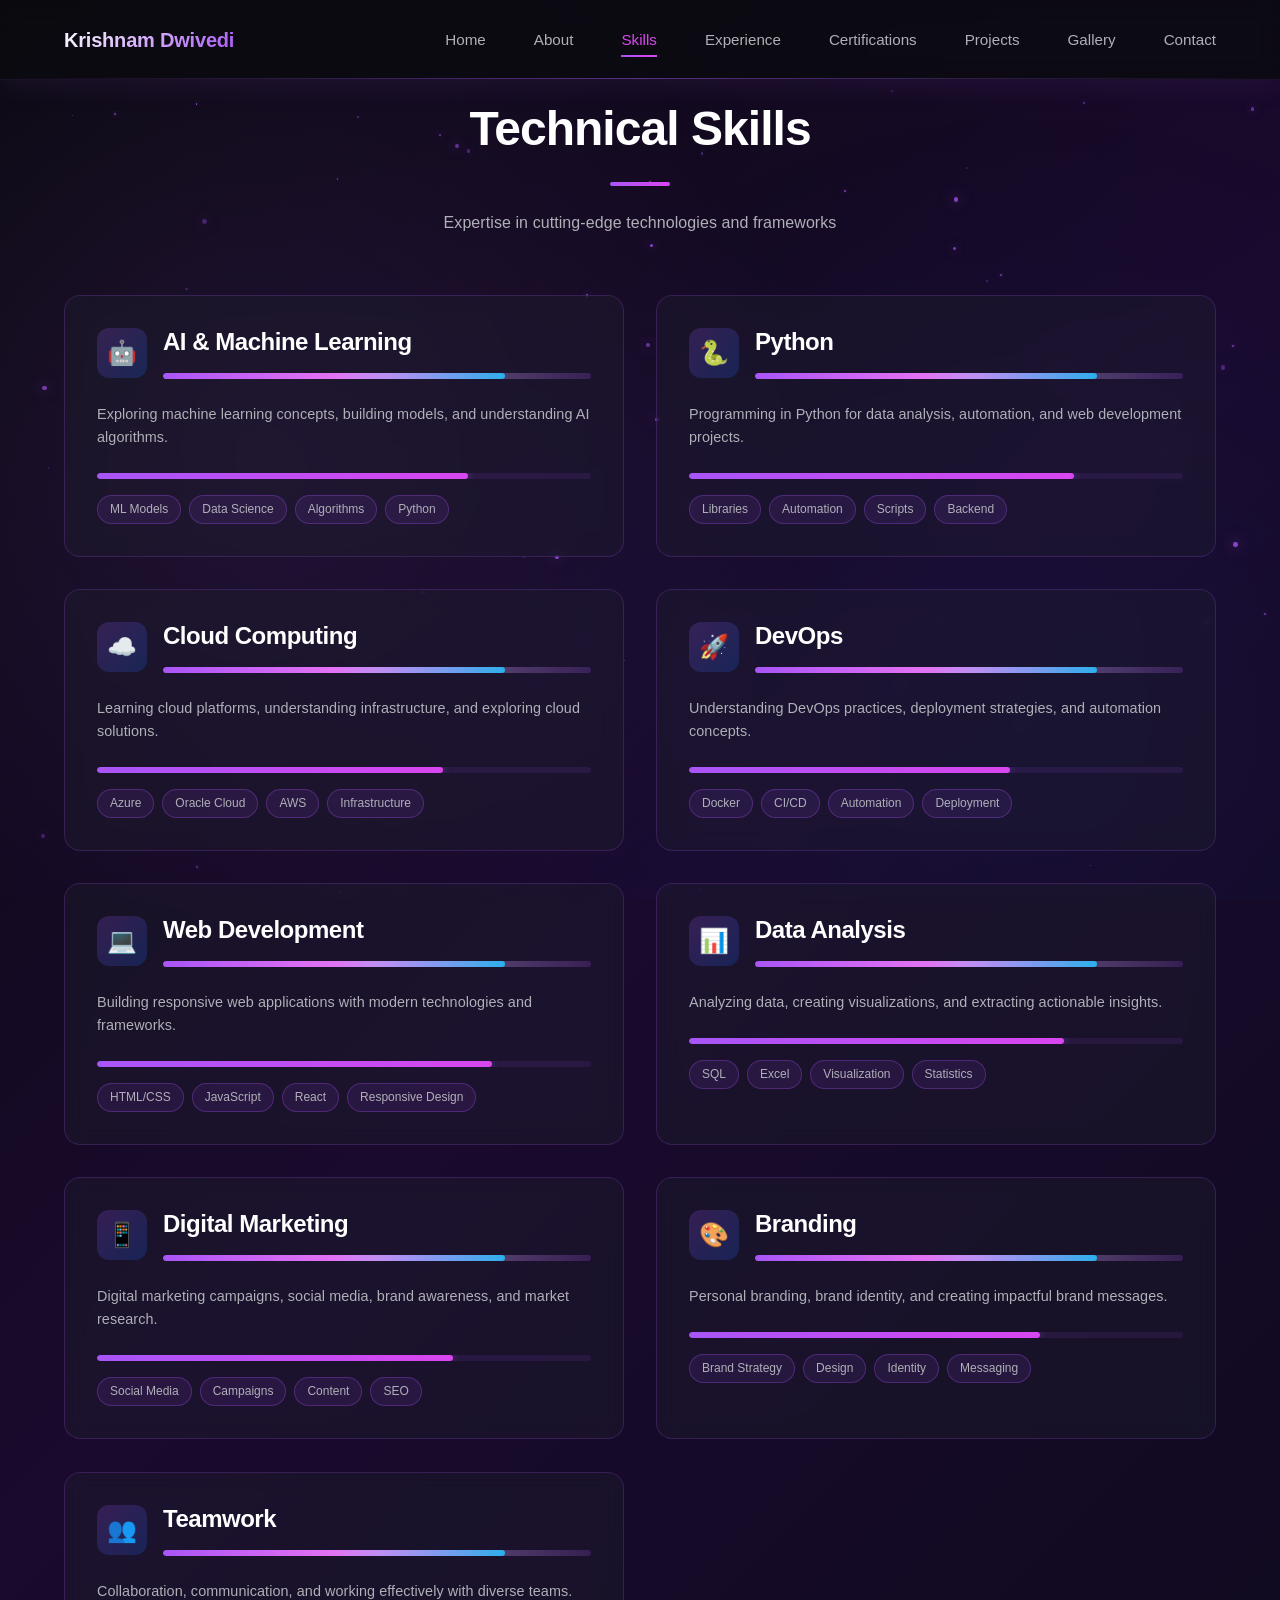
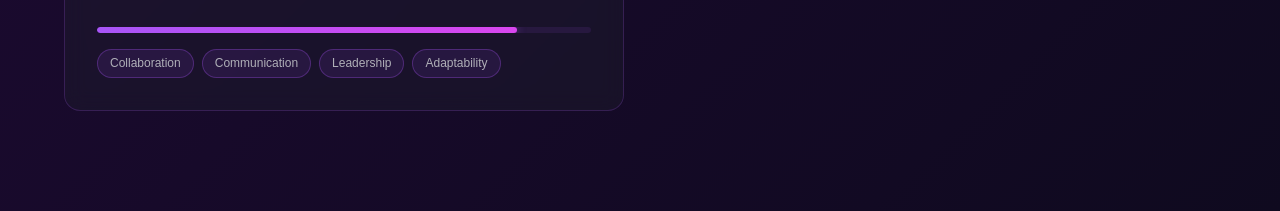
<file: skills.html>
<!DOCTYPE html>
<html lang="en">
<head>
  <meta charset="UTF-8">
  <meta name="viewport" content="width=device-width, initial-scale=1.0">
  <title>Skills - Krishnam Dwivedi | AI Entrepreneur & Developer</title>
  
  <meta name="description" content="Technical skills of Krishnam Dwivedi: AI/ML, Python, Data Analysis, Cloud Computing, DevOps, Web Development.">
  <meta name="keywords" content="skills, AI, ML, Python, Cloud, DevOps, Web Development">
  
  <meta property="og:title" content="Skills - Krishnam Dwivedi">
  <meta property="og:description" content="Technical expertise in AI, ML, Cloud, and DevOps">
  
  <link rel="stylesheet" href="css/main.css">
  <link rel="stylesheet" href="css/premium-3d.css">
  <link rel="stylesheet" href="css/advanced-3d.css">
  <style>
    .skills-container {
      display: grid;
      grid-template-columns: repeat(2, 1fr);
      gap: 2rem;
    }

    .skill-card {
      background: rgba(31, 31, 46, 0.4);
      backdrop-filter: blur(10px);
      border: 1px solid rgba(168, 85, 247, 0.2);
      border-radius: var(--radius-lg);
      padding: var(--spacing-lg);
      transition: all var(--transition-normal);
      position: relative;
      overflow: hidden;
    }

    .skill-card::before {
      content: '';
      position: absolute;
      top: 0;
      left: -100%;
      width: 100%;
      height: 100%;
      background: linear-gradient(90deg, transparent, rgba(168, 85, 247, 0.1), transparent);
      transition: left 0.6s;
    }

    .skill-card:hover {
      border-color: rgba(168, 85, 247, 0.4);
      box-shadow: 0 12px 40px rgba(168, 85, 247, 0.2);
      transform: translateY(-4px);
    }

    .skill-card:hover::before {
      left: 100%;
    }

    .skill-header {
      display: flex;
      align-items: center;
      gap: 1rem;
      margin-bottom: 1.5rem;
    }

    .skill-icon {
      width: 50px;
      height: 50px;
      border-radius: 12px;
      background: linear-gradient(135deg, rgba(168, 85, 247, 0.2), rgba(13, 110, 253, 0.2));
      display: flex;
      align-items: center;
      justify-content: center;
      font-size: 1.5rem;
    }

    .skill-title {
      flex: 1;
    }

    .skill-title h3 {
      margin: 0;
      margin-bottom: 0.25rem;
      color: var(--text-primary);
    }

    .skill-level {
      font-size: 0.75rem;
      color: var(--text-tertiary);
      text-transform: uppercase;
      letter-spacing: 0.05em;
    }

    .skill-description {
      color: var(--text-secondary);
      font-size: 0.9rem;
      margin-bottom: 1.5rem;
      line-height: 1.6;
    }

    .progress-bar {
      width: 100%;
      height: 6px;
      background: rgba(168, 85, 247, 0.1);
      border-radius: 3px;
      overflow: hidden;
      position: relative;
    }

    .progress-fill {
      height: 100%;
      background: linear-gradient(90deg, var(--purple-primary), var(--purple-light));
      border-radius: 3px;
      width: 0%;
      animation: fillProgress 2s cubic-bezier(0.34, 1.56, 0.64, 1) forwards;
      box-shadow: 0 0 10px rgba(168, 85, 247, 0.5);
    }

    @keyframes fillProgress {
      from {
        width: 0%;
      }
      to {
        width: var(--progress-width);
      }
    }

    .skill-tags {
      display: flex;
      flex-wrap: wrap;
      gap: 0.5rem;
      margin-top: 1rem;
    }

    .tag {
      display: inline-block;
      background: rgba(168, 85, 247, 0.1);
      border: 1px solid rgba(168, 85, 247, 0.3);
      color: var(--text-secondary);
      padding: 4px 12px;
      border-radius: 20px;
      font-size: 0.75rem;
      font-weight: 500;
      transition: all var(--transition-normal);
    }

    .tag:hover {
      background: rgba(168, 85, 247, 0.2);
      border-color: rgba(168, 85, 247, 0.5);
      color: var(--purple-light);
    }

    @media (max-width: 768px) {
      .skills-container {
        grid-template-columns: 1fr;
      }
    }
  </style>
</head>
<body>
  <div id="particles-container"></div>
  <div class="cursor-glow"></div>

  <nav class="navbar">
    <div class="navbar-brand">Krishnam Dwivedi</div>
    <div class="hamburger">
      <span></span>
      <span></span>
      <span></span>
    </div>
    <ul class="navbar-menu">
      <li><a href="index.html" class="navbar-link">Home</a></li>
      <li><a href="about.html" class="navbar-link">About</a></li>
      <li><a href="skills.html" class="navbar-link active">Skills</a></li>
      <li><a href="experience.html" class="navbar-link">Experience</a></li>
      <li><a href="certifications.html" class="navbar-link">Certifications</a></li>
      <li><a href="projects.html" class="navbar-link">Projects</a></li>
      <li><a href="gallery.html" class="navbar-link">Gallery</a></li>
      <li><a href="contact.html" class="navbar-link">Contact</a></li>
    </ul>
  </nav>

  <section style="padding-top: 100px;">
    <div class="container">
      <div class="section-title">
        <h2>Technical Skills</h2>
        <div class="accent-line"></div>
        <p style="margin-top: 1rem; max-width: 600px; margin-left: auto; margin-right: auto;">Expertise in cutting-edge technologies and frameworks</p>
      </div>

      <div class="skills-container">
        <!-- AI & ML -->
        <div class="skill-card" data-animate>
          <div class="skill-header">
            <div class="skill-icon">🤖</div>
            <div class="skill-title">
              <h3>AI & Machine Learning</h3>
              <div class="skill-level">Intermediate</div>
            </div>
          </div>
          <p class="skill-description">Exploring machine learning concepts, building models, and understanding AI algorithms.</p>
          <div class="progress-bar">
            <div class="progress-fill" style="--progress-width: 75%"></div>
          </div>
          <div class="skill-tags">
            <span class="tag">ML Models</span>
            <span class="tag">Data Science</span>
            <span class="tag">Algorithms</span>
            <span class="tag">Python</span>
          </div>
        </div>

        <!-- Python -->
        <div class="skill-card" data-animate>
          <div class="skill-header">
            <div class="skill-icon">🐍</div>
            <div class="skill-title">
              <h3>Python</h3>
              <div class="skill-level">Intermediate</div>
            </div>
          </div>
          <p class="skill-description">Programming in Python for data analysis, automation, and web development projects.</p>
          <div class="progress-bar">
            <div class="progress-fill" style="--progress-width: 78%"></div>
          </div>
          <div class="skill-tags">
            <span class="tag">Libraries</span>
            <span class="tag">Automation</span>
            <span class="tag">Scripts</span>
            <span class="tag">Backend</span>
          </div>
        </div>

        <!-- Cloud Computing -->
        <div class="skill-card" data-animate>
          <div class="skill-header">
            <div class="skill-icon">☁️</div>
            <div class="skill-title">
              <h3>Cloud Computing</h3>
              <div class="skill-level">Beginner to Intermediate</div>
            </div>
          </div>
          <p class="skill-description">Learning cloud platforms, understanding infrastructure, and exploring cloud solutions.</p>
          <div class="progress-bar">
            <div class="progress-fill" style="--progress-width: 70%"></div>
          </div>
          <div class="skill-tags">
            <span class="tag">Azure</span>
            <span class="tag">Oracle Cloud</span>
            <span class="tag">AWS</span>
            <span class="tag">Infrastructure</span>
          </div>
        </div>

        <!-- DevOps -->
        <div class="skill-card" data-animate>
          <div class="skill-header">
            <div class="skill-icon">🚀</div>
            <div class="skill-title">
              <h3>DevOps</h3>
              <div class="skill-level">Beginner</div>
            </div>
          </div>
          <p class="skill-description">Understanding DevOps practices, deployment strategies, and automation concepts.</p>
          <div class="progress-bar">
            <div class="progress-fill" style="--progress-width: 65%"></div>
          </div>
          <div class="skill-tags">
            <span class="tag">Docker</span>
            <span class="tag">CI/CD</span>
            <span class="tag">Automation</span>
            <span class="tag">Deployment</span>
          </div>
        </div>

        <!-- Web Development -->
        <div class="skill-card" data-animate>
          <div class="skill-header">
            <div class="skill-icon">💻</div>
            <div class="skill-title">
              <h3>Web Development</h3>
              <div class="skill-level">Intermediate</div>
            </div>
          </div>
          <p class="skill-description">Building responsive web applications with modern technologies and frameworks.</p>
          <div class="progress-bar">
            <div class="progress-fill" style="--progress-width: 80%"></div>
          </div>
          <div class="skill-tags">
            <span class="tag">HTML/CSS</span>
            <span class="tag">JavaScript</span>
            <span class="tag">React</span>
            <span class="tag">Responsive Design</span>
          </div>
        </div>

        <!-- Data Analysis -->
        <div class="skill-card" data-animate>
          <div class="skill-header">
            <div class="skill-icon">📊</div>
            <div class="skill-title">
              <h3>Data Analysis</h3>
              <div class="skill-level">Intermediate</div>
            </div>
          </div>
          <p class="skill-description">Analyzing data, creating visualizations, and extracting actionable insights.</p>
          <div class="progress-bar">
            <div class="progress-fill" style="--progress-width: 76%"></div>
          </div>
          <div class="skill-tags">
            <span class="tag">SQL</span>
            <span class="tag">Excel</span>
            <span class="tag">Visualization</span>
            <span class="tag">Statistics</span>
          </div>
        </div>

        <!-- Digital Marketing -->
        <div class="skill-card" data-animate>
          <div class="skill-header">
            <div class="skill-icon">📱</div>
            <div class="skill-title">
              <h3>Digital Marketing</h3>
              <div class="skill-level">Intermediate</div>
            </div>
          </div>
          <p class="skill-description">Digital marketing campaigns, social media, brand awareness, and market research.</p>
          <div class="progress-bar">
            <div class="progress-fill" style="--progress-width: 72%"></div>
          </div>
          <div class="skill-tags">
            <span class="tag">Social Media</span>
            <span class="tag">Campaigns</span>
            <span class="tag">Content</span>
            <span class="tag">SEO</span>
          </div>
        </div>

        <!-- Branding -->
        <div class="skill-card" data-animate>
          <div class="skill-header">
            <div class="skill-icon">🎨</div>
            <div class="skill-title">
              <h3>Branding</h3>
              <div class="skill-level">Intermediate</div>
            </div>
          </div>
          <p class="skill-description">Personal branding, brand identity, and creating impactful brand messages.</p>
          <div class="progress-bar">
            <div class="progress-fill" style="--progress-width: 71%"></div>
          </div>
          <div class="skill-tags">
            <span class="tag">Brand Strategy</span>
            <span class="tag">Design</span>
            <span class="tag">Identity</span>
            <span class="tag">Messaging</span>
          </div>
        </div>

        <!-- Teamwork -->
        <div class="skill-card" data-animate>
          <div class="skill-header">
            <div class="skill-icon">👥</div>
            <div class="skill-title">
              <h3>Teamwork</h3>
              <div class="skill-level">Advanced</div>
            </div>
          </div>
          <p class="skill-description">Collaboration, communication, and working effectively with diverse teams.</p>
          <div class="progress-bar">
            <div class="progress-fill" style="--progress-width: 85%"></div>
          </div>
          <div class="skill-tags">
            <span class="tag">Collaboration</span>
            <span class="tag">Communication</span>
            <span class="tag">Leadership</span>
            <span class="tag">Adaptability</span>
          </div>
        </div>
      </div>
    </div>
  </section>

  <script src="js/main.js"></script>
  <script src="js/premium-3d.js"></script>
  <script src="js/advanced-3d.js"></script>
</body>
</html>
</file>
<file: css/main.css>
/* ============================================================================
   PREMIUM PORTFOLIO - MAIN STYLESHEET
   Krishnam Dwivedi - AI Entrepreneur & Developer
   ============================================================================ */

:root {
  /* Colors */
  --bg-primary: #0a0a0f;
  --bg-secondary: #15151e;
  --bg-tertiary: #1f1f2e;
  
  --purple-primary: #a855f7;
  --purple-light: #d946ef;
  --purple-dark: #6b21a8;
  --purple-glow: #a855f7;
  
  --text-primary: #ffffff;
  --text-secondary: #b0b0b8;
  --text-tertiary: #808089;
  
  --accent-blue: #0ea5e9;
  --accent-cyan: #06b6d4;
  
  /* Spacing */
  --spacing-xs: 0.5rem;
  --spacing-sm: 1rem;
  --spacing-md: 1.5rem;
  --spacing-lg: 2rem;
  --spacing-xl: 3rem;
  --spacing-2xl: 4rem;
  
  /* Border Radius */
  --radius-sm: 8px;
  --radius-md: 12px;
  --radius-lg: 16px;
  --radius-xl: 24px;
  
  /* Shadows */
  --shadow-sm: 0 4px 12px rgba(168, 85, 247, 0.15);
  --shadow-md: 0 8px 24px rgba(168, 85, 247, 0.2);
  --shadow-lg: 0 16px 48px rgba(168, 85, 247, 0.25);
  --shadow-xl: 0 24px 64px rgba(168, 85, 247, 0.3);
  
  /* Transitions */
  --transition-fast: 0.2s cubic-bezier(0.4, 0, 0.2, 1);
  --transition-normal: 0.3s cubic-bezier(0.4, 0, 0.2, 1);
  --transition-smooth: 0.5s cubic-bezier(0.4, 0, 0.2, 1);
}

/* ============================================================================
   GLOBAL STYLES
   ============================================================================ */

* {
  margin: 0;
  padding: 0;
  box-sizing: border-box;
}

html {
  scroll-behavior: smooth;
}

body {
  font-family: -apple-system, BlinkMacSystemFont, 'Segoe UI', Roboto, 'Helvetica Neue', Arial, sans-serif;
  background: linear-gradient(135deg, #0a0a0f 0%, #1a0a2e 50%, #0f0a1f 100%);
  color: var(--text-primary);
  line-height: 1.6;
  overflow-x: hidden;
}

/* Background fixed elements */
body::before {
  content: '';
  position: fixed;
  width: 100%;
  height: 100%;
  background: radial-gradient(circle at 20% 50%, rgba(168, 85, 247, 0.1) 0%, transparent 50%),
              radial-gradient(circle at 80% 80%, rgba(13, 110, 253, 0.05) 0%, transparent 50%);
  pointer-events: none;
  z-index: -2;
}

body::after {
  content: '';
  position: fixed;
  width: 100%;
  height: 100%;
  background: url('data:image/svg+xml,<svg xmlns="http://www.w3.org/2000/svg" width="100" height="100"><rect width="100" height="100" fill="none"/><circle cx="50" cy="50" r="1" fill="rgba(168,85,247,0.05)"/></svg>');
  pointer-events: none;
  z-index: -1;
}

/* ============================================================================
   TYPOGRAPHY
   ============================================================================ */

h1, h2, h3, h4, h5, h6 {
  font-weight: 700;
  line-height: 1.2;
  letter-spacing: -0.02em;
}

h1 {
  font-size: 4rem;
  background: linear-gradient(135deg, #ffffff 0%, #d946ef 100%);
  -webkit-background-clip: text;
  -webkit-text-fill-color: transparent;
  background-clip: text;
}

h2 {
  font-size: 2.5rem;
  color: var(--text-primary);
}

h3 {
  font-size: 1.5rem;
  color: var(--text-primary);
}

h4 {
  font-size: 1.25rem;
  color: var(--text-secondary);
}

p {
  font-size: 1rem;
  color: var(--text-secondary);
  letter-spacing: 0.005em;
}

small, .text-sm {
  font-size: 0.875rem;
  color: var(--text-tertiary);
  letter-spacing: 0.05em;
  text-transform: uppercase;
  font-weight: 600;
}

a {
  color: var(--purple-primary);
  text-decoration: none;
  transition: color var(--transition-normal);
}

a:hover {
  color: var(--purple-light);
}

/* ============================================================================
   NAVIGATION / NAVBAR
   ============================================================================ */

.navbar {
  position: fixed;
  top: 0;
  left: 0;
  width: 100%;
  height: 80px;
  background: rgba(10, 10, 15, 0.8);
  backdrop-filter: blur(12px);
  -webkit-backdrop-filter: blur(12px);
  border-bottom: 1px solid rgba(168, 85, 247, 0.1);
  z-index: 1000;
  display: flex;
  align-items: center;
  justify-content: space-between;
  padding: 0 var(--spacing-2xl);
  transition: all var(--transition-normal);
  box-shadow: 0 4px 30px rgba(168, 85, 247, 0.1);
}

.navbar.scrolled {
  background: rgba(10, 10, 15, 0.95);
  border-bottom: 1px solid rgba(168, 85, 247, 0.2);
  box-shadow: 0 8px 48px rgba(168, 85, 247, 0.15);
}

.navbar-brand {
  font-size: 1.25rem;
  font-weight: 700;
  background: linear-gradient(135deg, #ffffff 0%, #a855f7 100%);
  -webkit-background-clip: text;
  -webkit-text-fill-color: transparent;
  background-clip: text;
  letter-spacing: -0.01em;
}

.navbar-menu {
  display: flex;
  gap: var(--spacing-xl);
  list-style: none;
  align-items: center;
}

.navbar-link {
  color: var(--text-secondary);
  font-size: 0.95rem;
  font-weight: 500;
  position: relative;
  transition: color var(--transition-fast);
}

.navbar-link::after {
  content: '';
  position: absolute;
  bottom: -5px;
  left: 0;
  width: 0;
  height: 2px;
  background: linear-gradient(90deg, var(--purple-primary), var(--purple-light));
  transition: width var(--transition-normal);
}

.navbar-link:hover,
.navbar-link.active {
  color: var(--purple-light);
}

.navbar-link:hover::after,
.navbar-link.active::after {
  width: 100%;
}

.hamburger {
  display: none;
  flex-direction: column;
  cursor: pointer;
  gap: 5px;
}

.hamburger span {
  width: 25px;
  height: 2px;
  background: var(--text-primary);
  border-radius: 2px;
  transition: all var(--transition-normal);
}

.hamburger.active span:nth-child(1) {
  transform: rotate(45deg) translate(8px, 8px);
}

.hamburger.active span:nth-child(2) {
  opacity: 0;
}

.hamburger.active span:nth-child(3) {
  transform: rotate(-45deg) translate(7px, -7px);
}

/* ============================================================================
   CONTAINERS & SECTIONS
   ============================================================================ */

.container {
  max-width: 1400px;
  margin: 0 auto;
  padding: 0 var(--spacing-2xl);
}

section {
  padding: 100px 0;
  position: relative;
}

.section-title {
  text-align: center;
  margin-bottom: 60px;
}

.section-title h2 {
  font-size: 3rem;
  margin-bottom: var(--spacing-md);
}

.section-title .accent-line {
  width: 60px;
  height: 4px;
  background: linear-gradient(90deg, var(--purple-primary), var(--purple-light));
  margin: var(--spacing-md) auto;
  border-radius: 2px;
}

/* ============================================================================
   BUTTONS
   ============================================================================ */

.btn {
  display: inline-block;
  padding: 12px 32px;
  border: none;
  border-radius: var(--radius-lg);
  font-size: 1rem;
  font-weight: 600;
  cursor: pointer;
  transition: all var(--transition-normal);
  position: relative;
  overflow: hidden;
  letter-spacing: 0.5px;
}

.btn::before {
  content: '';
  position: absolute;
  top: 0;
  left: -100%;
  width: 100%;
  height: 100%;
  background: linear-gradient(90deg, transparent, rgba(255, 255, 255, 0.2), transparent);
  transition: left 0.5s;
}

.btn:hover::before {
  left: 100%;
}

.btn-primary {
  background: linear-gradient(135deg, var(--purple-primary), var(--purple-light));
  color: white;
  box-shadow: 0 8px 24px rgba(168, 85, 247, 0.3);
}

.btn-primary:hover {
  box-shadow: 0 12px 40px rgba(168, 85, 247, 0.5);
  transform: translateY(-2px);
}

.btn-secondary {
  background: transparent;
  color: var(--purple-primary);
  border: 2px solid var(--purple-primary);
}

.btn-secondary:hover {
  background: rgba(168, 85, 247, 0.1);
  border-color: var(--purple-light);
  color: var(--purple-light);
  box-shadow: 0 8px 24px rgba(168, 85, 247, 0.2);
}

.btn-ghost {
  background: transparent;
  color: var(--text-secondary);
  border: 1px solid rgba(168, 85, 247, 0.3);
}

.btn-ghost:hover {
  background: rgba(168, 85, 247, 0.1);
  border-color: var(--purple-light);
  color: var(--purple-light);
}

/* ============================================================================
   CARDS
   ============================================================================ */

.card {
  background: rgba(31, 31, 46, 0.4);
  backdrop-filter: blur(10px);
  -webkit-backdrop-filter: blur(10px);
  border: 1px solid rgba(168, 85, 247, 0.2);
  border-radius: var(--radius-lg);
  padding: var(--spacing-lg);
  transition: all var(--transition-normal);
  position: relative;
  overflow: hidden;
}

.card::before {
  content: '';
  position: absolute;
  top: -1px;
  left: -1px;
  right: -1px;
  bottom: -1px;
  background: linear-gradient(135deg, rgba(168, 85, 247, 0.3), transparent);
  border-radius: var(--radius-lg);
  z-index: -1;
  opacity: 0;
  transition: opacity var(--transition-normal);
}

.card:hover {
  border-color: rgba(168, 85, 247, 0.4);
  box-shadow: 0 12px 40px rgba(168, 85, 247, 0.2);
  transform: translateY(-4px);
}

.card:hover::before {
  opacity: 1;
}

/* ============================================================================
   GRADIENT TEXT & EFFECTS
   ============================================================================ */

.gradient-text {
  background: linear-gradient(135deg, #ffffff 0%, #a855f7 100%);
  -webkit-background-clip: text;
  -webkit-text-fill-color: transparent;
  background-clip: text;
}

.glow-text {
  text-shadow: 0 0 20px rgba(168, 85, 247, 0.5),
               0 0 40px rgba(168, 85, 247, 0.3);
}

.neon-purple {
  color: var(--purple-light);
  text-shadow: 0 0 10px rgba(217, 70, 239, 0.5),
               0 0 20px rgba(217, 70, 239, 0.3);
}

/* ============================================================================
   ANIMATIONS
   ============================================================================ */

@keyframes fadeInUp {
  from {
    opacity: 0;
    transform: translateY(30px);
  }
  to {
    opacity: 1;
    transform: translateY(0);
  }
}

@keyframes fadeInDown {
  from {
    opacity: 0;
    transform: translateY(-30px);
  }
  to {
    opacity: 1;
    transform: translateY(0);
  }
}

@keyframes fadeInLeft {
  from {
    opacity: 0;
    transform: translateX(-30px);
  }
  to {
    opacity: 1;
    transform: translateX(0);
  }
}

@keyframes fadeInRight {
  from {
    opacity: 0;
    transform: translateX(30px);
  }
  to {
    opacity: 1;
    transform: translateX(0);
  }
}

@keyframes float {
  0%, 100% {
    transform: translateY(0);
  }
  50% {
    transform: translateY(-20px);
  }
}

@keyframes glow {
  0%, 100% {
    box-shadow: 0 0 20px rgba(168, 85, 247, 0.5),
                0 0 40px rgba(168, 85, 247, 0.3),
                inset 0 0 20px rgba(168, 85, 247, 0.1);
  }
  50% {
    box-shadow: 0 0 30px rgba(168, 85, 247, 0.7),
                0 0 60px rgba(168, 85, 247, 0.4),
                inset 0 0 30px rgba(168, 85, 247, 0.15);
  }
}

@keyframes glow-pulse {
  0%, 100% {
    opacity: 0.4;
    filter: blur(50px);
    box-shadow: 0 0 40px rgba(168, 85, 247, 0.4),
                0 0 80px rgba(217, 70, 239, 0.2);
  }
  50% {
    opacity: 0.6;
    filter: blur(40px);
    box-shadow: 0 0 60px rgba(168, 85, 247, 0.6),
                0 0 120px rgba(217, 70, 239, 0.3);
  }
}

@keyframes neon-flicker {
  0%, 19%, 21%, 23%, 25%, 54%, 56%, 100% {
    text-shadow: 0 0 10px rgba(168, 85, 247, 0.5),
                 0 0 20px rgba(217, 70, 239, 0.3);
    box-shadow: 0 0 10px rgba(168, 85, 247, 0.5),
                0 0 20px rgba(217, 70, 239, 0.3);
  }
  20%, 24%, 55% {
    text-shadow: 0 0 5px rgba(168, 85, 247, 0.2),
                 0 0 10px rgba(217, 70, 239, 0.1);
    box-shadow: 0 0 5px rgba(168, 85, 247, 0.2),
                0 0 10px rgba(217, 70, 239, 0.1);
  }
}

@keyframes cinematic-light {
  0%, 100% {
    filter: drop-shadow(0 0 30px rgba(168, 85, 247, 0.3));
  }
  50% {
    filter: drop-shadow(0 0 50px rgba(217, 70, 239, 0.4));
  }
}

@keyframes shadow-depth {
  0%, 100% {
    box-shadow: 
      0 0 20px rgba(168, 85, 247, 0.3),
      0 20px 40px rgba(0, 0, 0, 0.4),
      inset -20px -20px 40px rgba(168, 85, 247, 0.05);
  }
  50% {
    box-shadow: 
      0 0 40px rgba(217, 70, 239, 0.4),
      0 30px 60px rgba(0, 0, 0, 0.5),
      inset -20px -20px 40px rgba(168, 85, 247, 0.1);
  }
}

@keyframes pulse {
  0%, 100% {
    opacity: 1;
  }
  50% {
    opacity: 0.7;
  }
}

@keyframes slideInUp {
  from {
    opacity: 0;
    transform: translateY(50px);
  }
  to {
    opacity: 1;
    transform: translateY(0);
  }
}

.animate-in {
  animation: fadeInUp 0.6s ease-out;
}

.animate-in-delay-1 {
  animation: fadeInUp 0.6s ease-out 0.1s both;
}

.animate-in-delay-2 {
  animation: fadeInUp 0.6s ease-out 0.2s both;
}

.animate-in-delay-3 {
  animation: fadeInUp 0.6s ease-out 0.3s both;
}

/* ============================================================================
   UTILITIES
   ============================================================================ */

.mt-1 { margin-top: var(--spacing-sm); }
.mt-2 { margin-top: var(--spacing-md); }
.mt-3 { margin-top: var(--spacing-lg); }
.mt-4 { margin-top: var(--spacing-xl); }

.mb-1 { margin-bottom: var(--spacing-sm); }
.mb-2 { margin-bottom: var(--spacing-md); }
.mb-3 { margin-bottom: var(--spacing-lg); }
.mb-4 { margin-bottom: var(--spacing-xl); }

.text-center { text-align: center; }
.text-left { text-align: left; }
.text-right { text-align: right; }

.flex { display: flex; }
.flex-center { display: flex; align-items: center; justify-content: center; }
.flex-between { display: flex; align-items: center; justify-content: space-between; }
.flex-column { display: flex; flex-direction: column; }

.gap-1 { gap: var(--spacing-sm); }
.gap-2 { gap: var(--spacing-md); }
.gap-3 { gap: var(--spacing-lg); }

.relative { position: relative; }
.absolute { position: absolute; }

.hidden { display: none; }
.visible { display: block; }

/* ============================================================================
   RESPONSIVE DESIGN
   ============================================================================ */

@media (max-width: 1024px) {
  h1 { font-size: 3rem; }
  h2 { font-size: 2rem; }
  
  section {
    padding: 60px 0;
  }
  
  .container {
    padding: 0 var(--spacing-lg);
  }
}

@media (max-width: 768px) {
  h1 { font-size: 2.5rem; }
  h2 { font-size: 1.75rem; }
  h3 { font-size: 1.25rem; }
  
  .navbar {
    padding: 0 var(--spacing-lg);
    height: 70px;
  }
  
  .navbar-menu {
    position: fixed;
    left: 0;
    top: 70px;
    width: 100%;
    flex-direction: column;
    gap: 0;
    background: rgba(10, 10, 15, 0.98);
    backdrop-filter: blur(12px);
    max-height: 0;
    overflow: hidden;
    transition: max-height 0.3s ease-out;
    border-bottom: 1px solid rgba(168, 85, 247, 0.2);
  }
  
  .navbar-menu.active {
    max-height: 400px;
  }
  
  .navbar-link {
    width: 100%;
    padding: var(--spacing-md) var(--spacing-lg);
    border-bottom: 1px solid rgba(168, 85, 247, 0.1);
  }
  
  .navbar-link::after {
    display: none;
  }
  
  .hamburger {
    display: flex;
  }
  
  section {
    padding: 50px 0;
  }
  
  .container {
    padding: 0 var(--spacing-md);
  }
}

@media (max-width: 480px) {
  h1 { font-size: 2rem; }
  h2 { font-size: 1.5rem; }
  h3 { font-size: 1.1rem; }
  
  section {
    padding: 40px 0;
  }
  
  .container {
    padding: 0 var(--spacing-md);
  }
  
  .navbar {
    padding: 0 var(--spacing-md);
  }
}
</file>
<file: css/premium-3d.css>
/* ============================================================================
   PREMIUM 3D ANIMATIONS & EFFECTS
   Enhanced Futuristic Portfolio Experience
   ============================================================================ */

/* ============================================================================
   ENHANCED NAVBAR WITH FLOATING ANIMATION
   ============================================================================ */

.navbar {
  animation: navbar-float 3s ease-in-out infinite;
}

@keyframes navbar-float {
  0%, 100% {
    transform: translateY(0px);
  }
  50% {
    transform: translateY(-3px);
  }
}

.navbar::after {
  content: '';
  position: absolute;
  bottom: 0;
  left: 0;
  width: 100%;
  height: 1px;
  background: linear-gradient(90deg, 
    transparent,
    rgba(168, 85, 247, 0.5),
    transparent);
  animation: glow-line 3s ease-in-out infinite;
}

@keyframes glow-line {
  0%, 100% {
    opacity: 0.3;
    box-shadow: none;
  }
  50% {
    opacity: 1;
    box-shadow: 0 0 20px rgba(168, 85, 247, 0.6);
  }
}

.navbar-link {
  position: relative;
  display: inline-block;
}

.navbar-link::before {
  content: '';
  position: absolute;
  bottom: -8px;
  left: 0;
  width: 100%;
  height: 2px;
  background: linear-gradient(90deg, var(--purple-primary), var(--purple-light));
  transform: scaleX(0);
  transform-origin: right;
  transition: transform 0.3s cubic-bezier(0.34, 1.56, 0.64, 1);
}

.navbar-link:hover::before {
  transform: scaleX(1);
  transform-origin: left;
}

/* ============================================================================
   3D HERO SECTION - CINEMATIC EXPERIENCE
   ============================================================================ */

.hero {
  perspective: 1200px;
  position: relative;
  min-height: 100vh;
}

.hero-background {
  position: absolute;
  top: 0;
  left: 0;
  width: 100%;
  height: 100%;
  z-index: 0;
  overflow: hidden;
}

/* Animated gradient mesh background */
.gradient-mesh {
  position: absolute;
  width: 200%;
  height: 200%;
  top: -50%;
  left: -50%;
  background: linear-gradient(45deg,
    rgba(168, 85, 247, 0.15) 0%,
    rgba(217, 70, 239, 0.1) 25%,
    rgba(13, 110, 253, 0.1) 50%,
    rgba(168, 85, 247, 0.12) 75%,
    rgba(217, 70, 239, 0.1) 100%);
  animation: mesh-shift 8s ease-in-out infinite;
  filter: blur(80px);
}

@keyframes mesh-shift {
  0%, 100% {
    transform: translate(0, 0) rotate(0deg);
  }
  25% {
    transform: translate(-30px, 30px) rotate(5deg);
  }
  50% {
    transform: translate(-50px, 0) rotate(10deg);
  }
  75% {
    transform: translate(-30px, -30px) rotate(5deg);
  }
}

/* Floating stars/particles */
.floating-stars {
  position: absolute;
  width: 100%;
  height: 100%;
  top: 0;
  left: 0;
}

.star {
  position: absolute;
  width: 2px;
  height: 2px;
  background: rgba(255, 255, 255, 0.8);
  border-radius: 50%;
  box-shadow: 0 0 8px rgba(168, 85, 247, 0.4);
  animation: twinkle 3s ease-in-out infinite;
}

@keyframes twinkle {
  0%, 100% {
    opacity: 0.3;
    transform: scale(0.8);
  }
  50% {
    opacity: 1;
    transform: scale(1.2);
  }
}

/* Blur glow circles */
.glow-circle {
  position: absolute;
  border-radius: 50%;
  filter: blur(100px);
  animation: glow-float 6s ease-in-out infinite;
}

.glow-1 {
  width: 800px;
  height: 800px;
  background: radial-gradient(circle, rgba(168, 85, 247, 0.3), transparent);
  top: 10%;
  left: 5%;
  animation: glow-float 6s ease-in-out infinite;
}

.glow-2 {
  width: 600px;
  height: 600px;
  background: radial-gradient(circle, rgba(217, 70, 239, 0.25), transparent);
  top: 50%;
  right: 10%;
  animation: glow-float 7s ease-in-out infinite reverse;
}

.glow-3 {
  width: 500px;
  height: 500px;
  background: radial-gradient(circle, rgba(13, 110, 253, 0.2), transparent);
  bottom: 10%;
  left: 30%;
  animation: glow-float 8s ease-in-out infinite;
}

@keyframes glow-float {
  0%, 100% {
    transform: translate(0, 0);
  }
  50% {
    transform: translate(50px, 50px);
  }
}

/* Hero content with 3D depth */
.hero-content {
  position: relative;
  z-index: 2;
  perspective-origin: center;
}

/* 3D floating image card */
.hero-center {
  perspective: 1000px;
  transform-style: preserve-3d;
}

.portrait-card {
  position: relative;
  transform-style: preserve-3d;
  transition: transform 0.05s linear;
  cursor: pointer;
}

.portrait-frame {
  width: 100%;
  aspect-ratio: 3/4;
  position: relative;
  border-radius: 20px;
  overflow: hidden;
  background: rgba(31, 31, 46, 0.5);
  backdrop-filter: blur(20px);
  border: 2px solid rgba(168, 85, 247, 0.3);
  box-shadow: 
    0 0 60px rgba(168, 85, 247, 0.3),
    0 20px 60px rgba(0, 0, 0, 0.5),
    inset -30px -30px 60px rgba(168, 85, 247, 0.1);
  animation: float-smooth 3s ease-in-out infinite;
}

@keyframes float-smooth {
  0%, 100% {
    transform: translateY(0px) rotateX(0deg) rotateY(0deg);
    box-shadow: 
      0 0 60px rgba(168, 85, 247, 0.3),
      0 20px 60px rgba(0, 0, 0, 0.5),
      inset -30px -30px 60px rgba(168, 85, 247, 0.1);
  }
  50% {
    transform: translateY(-20px) rotateX(2deg) rotateY(2deg);
    box-shadow: 
      0 0 80px rgba(168, 85, 247, 0.4),
      0 30px 80px rgba(0, 0, 0, 0.6),
      inset -30px -30px 80px rgba(168, 85, 247, 0.15);
  }
}

.portrait-frame img {
  width: 100%;
  height: 100%;
  object-fit: cover;
  filter: brightness(1.1) contrast(1.1);
}

.portrait-frame::before {
  content: '';
  position: absolute;
  inset: 0;
  background: linear-gradient(135deg, 
    rgba(168, 85, 247, 0.1) 0%,
    transparent 50%,
    rgba(217, 70, 239, 0.1) 100%);
  z-index: 2;
  pointer-events: none;
}

.portrait-frame::after {
  content: '';
  position: absolute;
  inset: -2px;
  background: linear-gradient(135deg, var(--purple-primary), var(--purple-light));
  border-radius: 20px;
  z-index: -1;
  opacity: 0;
  transition: opacity 0.5s ease;
  filter: blur(20px);
  animation: aura-pulse 3s ease-in-out infinite;
}

@keyframes aura-pulse {
  0%, 100% {
    opacity: 0.4;
    filter: blur(20px);
  }
  50% {
    opacity: 0.8;
    filter: blur(30px);
  }
}

/* Animated glowing orbs around portrait */
.glow-orbs {
  position: absolute;
  width: 100%;
  height: 100%;
  top: 0;
  left: 0;
  pointer-events: none;
}

.orb {
  position: absolute;
  border-radius: 50%;
  box-shadow: 0 0 30px rgba(168, 85, 247, 0.5);
}

.orb-1 {
  width: 100px;
  height: 100px;
  background: radial-gradient(circle, rgba(168, 85, 247, 0.6), transparent);
  top: -20px;
  left: 10%;
  animation: orb-orbit 8s linear infinite;
}

.orb-2 {
  width: 80px;
  height: 80px;
  background: radial-gradient(circle, rgba(217, 70, 239, 0.5), transparent);
  top: 30%;
  right: -30px;
  animation: orb-orbit 10s linear infinite reverse;
}

.orb-3 {
  width: 60px;
  height: 60px;
  background: radial-gradient(circle, rgba(13, 110, 253, 0.4), transparent);
  bottom: 20%;
  left: -30px;
  animation: orb-orbit 12s linear infinite;
}

@keyframes orb-orbit {
  0% {
    transform: rotate(0deg) translateX(120px) rotate(-0deg);
  }
  100% {
    transform: rotate(360deg) translateX(120px) rotate(-360deg);
  }
}

/* ============================================================================
   GLASSMORPHISM UI SYSTEM
   ============================================================================ */

.glass-card {
  background: rgba(31, 31, 46, 0.3);
  backdrop-filter: blur(20px);
  -webkit-backdrop-filter: blur(20px);
  border: 1px solid rgba(168, 85, 247, 0.2);
  border-radius: 16px;
  padding: 2rem;
  position: relative;
  overflow: hidden;
  transition: all 0.4s cubic-bezier(0.34, 1.56, 0.64, 1);
}

.glass-card::before {
  content: '';
  position: absolute;
  inset: 0;
  background: linear-gradient(135deg, 
    rgba(255, 255, 255, 0.1) 0%,
    transparent 50%);
  opacity: 0;
  transition: opacity 0.4s ease;
  pointer-events: none;
}

.glass-card:hover {
  background: rgba(31, 31, 46, 0.5);
  border-color: rgba(168, 85, 247, 0.4);
  box-shadow: 
    0 8px 32px rgba(168, 85, 247, 0.2),
    inset 0 0 40px rgba(168, 85, 247, 0.05);
  transform: translateY(-8px);
}

.glass-card:hover::before {
  opacity: 1;
}

.glass-card-shine {
  position: absolute;
  inset: -100% -100%;
  background: linear-gradient(45deg, 
    transparent 30%,
    rgba(255, 255, 255, 0.1) 50%,
    transparent 70%);
  animation: shine 3s infinite;
  pointer-events: none;
}

@keyframes shine {
  0% {
    transform: translate(-100%, -100%) rotate(45deg);
  }
  100% {
    transform: translate(100%, 100%) rotate(45deg);
  }
}

/* Depth perspective effect */
.glass-card-3d {
  perspective: 1000px;
  transform-style: preserve-3d;
}

.glass-card-3d:hover {
  transform: translateY(-8px) rotateX(5deg) rotateY(-5deg) scale(1.02);
  box-shadow: 
    0 20px 60px rgba(168, 85, 247, 0.3),
    inset 0 0 60px rgba(168, 85, 247, 0.1);
}

/* ============================================================================
   SCROLL REVEAL ANIMATIONS
   ============================================================================ */

.reveal {
  opacity: 0;
  transform: translateY(40px);
}

.reveal.active {
  animation: revealUp 0.8s ease-out forwards;
}

@keyframes revealUp {
  from {
    opacity: 0;
    transform: translateY(40px);
  }
  to {
    opacity: 1;
    transform: translateY(0);
  }
}

.reveal-left {
  opacity: 0;
  transform: translateX(-40px);
}

.reveal-left.active {
  animation: revealLeft 0.8s ease-out forwards;
}

@keyframes revealLeft {
  from {
    opacity: 0;
    transform: translateX(-40px);
  }
  to {
    opacity: 1;
    transform: translateX(0);
  }
}

.reveal-right {
  opacity: 0;
  transform: translateX(40px);
}

.reveal-right.active {
  animation: revealRight 0.8s ease-out forwards;
}

@keyframes revealRight {
  from {
    opacity: 0;
    transform: translateX(40px);
  }
  to {
    opacity: 1;
    transform: translateX(0);
  }
}

/* Stagger animation for multiple elements */
.reveal-stagger:nth-child(1) { animation-delay: 0s; }
.reveal-stagger:nth-child(2) { animation-delay: 0.1s; }
.reveal-stagger:nth-child(3) { animation-delay: 0.2s; }
.reveal-stagger:nth-child(4) { animation-delay: 0.3s; }
.reveal-stagger:nth-child(5) { animation-delay: 0.4s; }
.reveal-stagger:nth-child(n+6) { animation-delay: 0.5s; }

/* ============================================================================
   3D PROJECT CARDS
   ============================================================================ */

.project-card {
  perspective: 1200px;
  transform-style: preserve-3d;
  position: relative;
  border-radius: 16px;
  overflow: hidden;
  transition: all 0.5s cubic-bezier(0.34, 1.56, 0.64, 1);
}

.project-card-inner {
  position: relative;
  width: 100%;
  height: 100%;
  transform-style: preserve-3d;
  transition: transform 0.6s cubic-bezier(0.34, 1.56, 0.64, 1);
}

.project-card:hover .project-card-inner {
  transform: rotateY(5deg) rotateX(3deg);
}

.project-card::before {
  content: '';
  position: absolute;
  inset: 0;
  background: linear-gradient(135deg, 
    rgba(168, 85, 247, 0.4),
    rgba(217, 70, 239, 0.2));
  opacity: 0;
  transition: opacity 0.5s ease;
  z-index: 2;
  pointer-events: none;
}

.project-card:hover::before {
  opacity: 1;
}

.project-card::after {
  content: '';
  position: absolute;
  inset: -2px;
  background: linear-gradient(135deg, var(--purple-primary), var(--purple-light));
  border-radius: 16px;
  z-index: -1;
  opacity: 0;
  transition: opacity 0.5s ease;
  filter: blur(20px);
}

.project-card:hover::after {
  opacity: 0.6;
}

.project-gradient-border {
  position: absolute;
  inset: 0;
  border-radius: 16px;
  padding: 2px;
  background: linear-gradient(135deg, 
    var(--purple-primary),
    var(--purple-light));
  opacity: 0;
  transition: opacity 0.5s ease;
  pointer-events: none;
}

.project-card:hover .project-gradient-border {
  opacity: 1;
  animation: gradient-shift 3s linear infinite;
}

@keyframes gradient-shift {
  0% {
    filter: hue-rotate(0deg);
  }
  100% {
    filter: hue-rotate(360deg);
  }
}

.project-tech-tags {
  display: flex;
  flex-wrap: wrap;
  gap: 0.5rem;
  margin-top: 1rem;
}

.tech-tag {
  padding: 4px 12px;
  background: rgba(168, 85, 247, 0.15);
  border: 1px solid rgba(168, 85, 247, 0.3);
  border-radius: 20px;
  font-size: 0.75rem;
  color: var(--purple-light);
  font-weight: 600;
  transition: all 0.3s ease;
  animation: tag-float 0.6s ease-out;
}

.tech-tag:hover {
  background: rgba(168, 85, 247, 0.3);
  border-color: var(--purple-light);
  box-shadow: 0 4px 16px rgba(168, 85, 247, 0.3);
  transform: translateY(-3px);
}

@keyframes tag-float {
  from {
    opacity: 0;
    transform: translateY(10px);
  }
  to {
    opacity: 1;
    transform: translateY(0);
  }
}

/* ============================================================================
   ANIMATED BUTTONS WITH GLOW
   ============================================================================ */

.btn-glow {
  position: relative;
  padding: 12px 32px;
  font-size: 1rem;
  font-weight: 600;
  border: none;
  border-radius: 12px;
  background: linear-gradient(135deg, var(--purple-primary), var(--purple-light));
  color: white;
  cursor: pointer;
  overflow: hidden;
  transition: all 0.3s ease;
}

.btn-glow::before {
  content: '';
  position: absolute;
  inset: -2px;
  background: linear-gradient(135deg, var(--purple-primary), var(--purple-light));
  border-radius: 12px;
  z-index: -1;
  opacity: 0;
  filter: blur(20px);
  transition: opacity 0.3s ease;
}

.btn-glow:hover::before {
  opacity: 1;
}

.btn-glow:hover {
  transform: translateY(-2px);
  box-shadow: 0 12px 40px rgba(168, 85, 247, 0.5);
}

.btn-glow:active {
  transform: translateY(0);
}

/* ============================================================================
   FLOATING INPUT FIELDS
   ============================================================================ */

.floating-input {
  position: relative;
  margin-bottom: 1.5rem;
}

.floating-input input,
.floating-input textarea {
  width: 100%;
  padding: 16px;
  background: rgba(31, 31, 46, 0.3);
  backdrop-filter: blur(10px);
  border: 1px solid rgba(168, 85, 247, 0.2);
  border-radius: 12px;
  color: var(--text-primary);
  font-family: inherit;
  font-size: 1rem;
  transition: all 0.3s ease;
}

.floating-input input::placeholder,
.floating-input textarea::placeholder {
  color: var(--text-tertiary);
}

.floating-input input:focus,
.floating-input textarea:focus {
  outline: none;
  background: rgba(31, 31, 46, 0.5);
  border-color: var(--purple-light);
  box-shadow: 0 0 20px rgba(168, 85, 247, 0.2);
  transform: translateY(-2px);
}

.floating-input label {
  position: absolute;
  left: 16px;
  top: 16px;
  color: var(--text-secondary);
  font-size: 1rem;
  transition: all 0.3s ease;
  pointer-events: none;
}

.floating-input input:focus + label,
.floating-input input:not(:placeholder-shown) + label {
  top: -10px;
  font-size: 0.85rem;
  color: var(--purple-light);
  background: linear-gradient(135deg, #0a0a0f 0%, #1a0a2e 50%);
  padding: 0 8px;
  left: 12px;
}

/* ============================================================================
   ANIMATED FOOTER
   ============================================================================ */

footer {
  position: relative;
  overflow: hidden;
}

.footer-wave {
  position: absolute;
  top: 0;
  left: 0;
  width: 100%;
  height: 100%;
  background: url('data:image/svg+xml,<svg xmlns="http://www.w3.org/2000/svg" viewBox="0 0 1200 120"><path d="M0,50 Q300,0 600,50 T1200,50 L1200,120 L0,120 Z" fill="rgba(168,85,247,0.1)"/></svg>');
  background-repeat: repeat-x;
  animation: wave 8s linear infinite;
  z-index: 0;
}

@keyframes wave {
  0% {
    background-position: 0 0;
  }
  100% {
    background-position: 1200px 0;
  }
}

.footer-social {
  display: flex;
  gap: 1.5rem;
  justify-content: center;
  margin-bottom: 2rem;
}

.social-link {
  width: 50px;
  height: 50px;
  border-radius: 50%;
  background: rgba(168, 85, 247, 0.1);
  border: 1px solid rgba(168, 85, 247, 0.3);
  display: flex;
  align-items: center;
  justify-content: center;
  color: var(--text-primary);
  transition: all 0.3s ease;
  cursor: pointer;
  font-size: 1.2rem;
  animation: float 3s ease-in-out infinite;
}

.social-link:nth-child(2) {
  animation-delay: 0.1s;
}

.social-link:nth-child(3) {
  animation-delay: 0.2s;
}

.social-link:hover {
  background: linear-gradient(135deg, var(--purple-primary), var(--purple-light));
  border-color: var(--purple-light);
  box-shadow: 0 8px 24px rgba(168, 85, 247, 0.4);
  transform: translateY(-8px) scale(1.1);
}

/* ============================================================================
   PERFORMANCE OPTIMIZATIONS
   ============================================================================ */

/* Reduce motion for accessibility */
@media (prefers-reduced-motion: reduce) {
  *,
  *::before,
  *::after {
    animation-duration: 0.01ms !important;
    animation-iteration-count: 1 !important;
    transition-duration: 0.01ms !important;
  }
}

/* GPU acceleration */
.gpu-accelerate {
  transform: translateZ(0);
  backface-visibility: hidden;
  will-change: transform;
}

/* Lazy load animations */
.lazy-animate {
  opacity: 0;
}

.lazy-animate.in-view {
  opacity: 1;
  animation: fadeInUp 0.6s ease-out;
}

/* ============================================================================
   MOBILE OPTIMIZATIONS
   ============================================================================ */

@media (max-width: 768px) {
  .portrait-card {
    perspective: none;
  }

  .glow-circle {
    filter: blur(60px);
  }

  .glass-card-3d:hover {
    transform: translateY(-4px) scale(1.01);
  }

  .project-card:hover .project-card-inner {
    transform: rotateY(0) rotateX(0);
  }

  .hero-content {
    grid-template-columns: 1fr;
  }

  .glass-card {
    padding: 1.5rem;
  }
}

@media (max-width: 480px) {
  .glow-circle {
    filter: blur(40px);
  }

  .floating-stars .star {
    width: 1px;
    height: 1px;
  }

  .orb {
    width: 60px !important;
    height: 60px !important;
  }

  .btn-glow {
    padding: 10px 24px;
    font-size: 0.9rem;
  }

  .glass-card {
    padding: 1rem;
  }
}
</file>
<file: css/advanced-3d.css>
/* ============================================================================
   ADVANCED 3D SECTION ANIMATIONS & ENHANCED EFFECTS
   Premium Portfolio Advanced Features
   ============================================================================ */

/* ============================================================================
   ENHANCED CARDS WITH ADVANCED GLASS MORPHISM
   ============================================================================ */

.glass-card,
.card {
  background: rgba(31, 31, 46, 0.15) !important;
  backdrop-filter: blur(30px);
  -webkit-backdrop-filter: blur(30px);
  border: 1.5px solid rgba(168, 85, 247, 0.25);
  position: relative;
  transform-style: preserve-3d;
  overflow: visible;
}

.glass-card::after,
.card::after {
  content: '';
  position: absolute;
  inset: 0;
  background: linear-gradient(135deg,
    rgba(255, 255, 255, 0.08) 0%,
    transparent 50%);
  border-radius: inherit;
  opacity: 0;
  transition: opacity 0.5s ease;
  pointer-events: none;
}

.glass-card:hover::after,
.card:hover::after {
  opacity: 1;
}

/* ============================================================================
   ABOUT CARDS - ANIMATED WITH STAGGER
   ============================================================================ */

.about-card {
  animation: card-reveal 0.8s ease-out forwards;
}

.about-card:nth-child(1) { animation-delay: 0s; }
.about-card:nth-child(2) { animation-delay: 0.2s; }
.about-card:nth-child(3) { animation-delay: 0.4s; }

@keyframes card-reveal {
  from {
    opacity: 0;
    transform: translateY(40px) rotateX(10deg);
  }
  to {
    opacity: 1;
    transform: translateY(0) rotateX(0);
  }
}

/* ============================================================================
   SKILLS CARDS - ADVANCED HOVER EFFECTS
   ============================================================================ */

.skill-card {
  position: relative;
  perspective: 1200px;
  transform-style: preserve-3d;
  transition: all 0.5s cubic-bezier(0.34, 1.56, 0.64, 1);
}

.skill-card-content {
  transform-style: preserve-3d;
  transition: transform 0.5s cubic-bezier(0.34, 1.56, 0.64, 1);
}

.skill-card:hover .skill-card-content {
  transform: rotateY(8deg) rotateX(2deg) scale(1.05);
}

.skill-level {
  width: 100%;
  height: 6px;
  background: rgba(168, 85, 247, 0.2);
  border-radius: 3px;
  overflow: hidden;
  margin-top: 1rem;
  position: relative;
}

.skill-level::before {
  content: '';
  position: absolute;
  inset: 0;
  background: linear-gradient(90deg,
    var(--purple-primary),
    var(--purple-light),
    var(--accent-blue));
  border-radius: 3px;
  width: 0;
  animation: skill-fill 2s ease-out forwards;
}

@keyframes skill-fill {
  from {
    width: 0;
  }
  to {
    width: var(--skill-level, 80%);
  }
}

.skill-level::after {
  content: '';
  position: absolute;
  inset: 0;
  background: linear-gradient(90deg,
    transparent,
    rgba(255, 255, 255, 0.3),
    transparent);
  animation: shine-skill 2s ease-in-out infinite;
}

@keyframes shine-skill {
  0% {
    transform: translateX(-100%);
  }
  100% {
    transform: translateX(100%);
  }
}

/* ============================================================================
   PROJECT CARDS - ENHANCED 3D WITH GRADIENT BORDER
   ============================================================================ */

.project-card {
  perspective: 1200px;
  transform-style: preserve-3d;
  position: relative;
  background: rgba(31, 31, 46, 0.2);
  backdrop-filter: blur(20px);
  border: 1px solid rgba(168, 85, 247, 0.2);
  border-radius: 20px;
  overflow: hidden;
  transition: all 0.6s cubic-bezier(0.34, 1.56, 0.64, 1);
}

.project-card::before {
  content: '';
  position: absolute;
  inset: 0;
  background: linear-gradient(135deg,
    rgba(168, 85, 247, 0.3),
    rgba(217, 70, 239, 0.1) 50%,
    transparent);
  opacity: 0;
  transition: opacity 0.5s ease;
  z-index: 2;
  pointer-events: none;
  border-radius: 20px;
}

.project-card:hover::before {
  opacity: 1;
}

.project-card::after {
  content: '';
  position: absolute;
  inset: -2px;
  background: linear-gradient(135deg,
    var(--purple-primary),
    var(--purple-light),
    #d946ef);
  border-radius: 20px;
  z-index: -1;
  opacity: 0;
  filter: blur(25px);
  transition: opacity 0.5s ease;
  animation: gradient-rotate 6s linear infinite;
}

.project-card:hover::after {
  opacity: 0.6;
}

@keyframes gradient-rotate {
  0% {
    filter: blur(25px) hue-rotate(0deg);
  }
  100% {
    filter: blur(25px) hue-rotate(360deg);
  }
}

.project-card-inner {
  position: relative;
  height: 100%;
  transform-style: preserve-3d;
  transition: transform 0.6s cubic-bezier(0.34, 1.56, 0.64, 1);
}

.project-card:hover .project-card-inner {
  transform: rotateY(5deg) rotateX(3deg) translateZ(20px);
}

.project-image {
  position: relative;
  height: 240px;
  background: linear-gradient(135deg,
    rgba(168, 85, 247, 0.2),
    rgba(13, 110, 253, 0.1));
  display: flex;
  align-items: center;
  justify-content: center;
  font-size: 3.5rem;
  overflow: hidden;
  border-radius: 16px;
  margin-bottom: 1.5rem;
  transition: all 0.5s ease;
}

.project-image::before {
  content: '';
  position: absolute;
  inset: 0;
  background: linear-gradient(135deg,
    rgba(255, 255, 255, 0.2) 0%,
    transparent 50%);
  opacity: 0;
  transition: opacity 0.5s ease;
}

.project-card:hover .project-image {
  transform: scale(1.05) rotateY(-2deg);
  box-shadow: 0 12px 40px rgba(168, 85, 247, 0.3);
}

.project-card:hover .project-image::before {
  opacity: 1;
}

.project-title {
  font-size: 1.4rem;
  font-weight: 700;
  margin-bottom: 0.8rem;
  background: linear-gradient(135deg,
    #ffffff,
    var(--purple-light));
  -webkit-background-clip: text;
  -webkit-text-fill-color: transparent;
  background-clip: text;
}

.project-description {
  color: var(--text-secondary);
  line-height: 1.6;
  margin-bottom: 1.5rem;
  font-size: 0.95rem;
}

.tech-stack {
  display: flex;
  flex-wrap: wrap;
  gap: 0.6rem;
  margin-bottom: 1.5rem;
}

.tech-tag {
  padding: 6px 14px;
  background: linear-gradient(135deg,
    rgba(168, 85, 247, 0.15),
    rgba(217, 70, 239, 0.1));
  border: 1px solid rgba(168, 85, 247, 0.3);
  border-radius: 20px;
  font-size: 0.8rem;
  font-weight: 600;
  color: var(--purple-light);
  transition: all 0.3s ease;
  backdrop-filter: blur(10px);
  cursor: pointer;
  animation: tag-pop 0.5s cubic-bezier(0.34, 1.56, 0.64, 1);
}

.tech-tag:nth-child(1) { animation-delay: 0s; }
.tech-tag:nth-child(2) { animation-delay: 0.1s; }
.tech-tag:nth-child(3) { animation-delay: 0.2s; }
.tech-tag:nth-child(n+4) { animation-delay: 0.3s; }

@keyframes tag-pop {
  from {
    opacity: 0;
    transform: scale(0.8) translateY(10px);
  }
  to {
    opacity: 1;
    transform: scale(1) translateY(0);
  }
}

.tech-tag:hover {
  background: linear-gradient(135deg,
    rgba(168, 85, 247, 0.25),
    rgba(217, 70, 239, 0.15));
  border-color: var(--purple-light);
  transform: translateY(-3px);
  box-shadow: 0 8px 20px rgba(168, 85, 247, 0.3);
}

.project-footer {
  display: flex;
  justify-content: space-between;
  align-items: center;
  padding-top: 1rem;
  border-top: 1px solid rgba(168, 85, 247, 0.15);
}

.project-link {
  display: inline-flex;
  align-items: center;
  gap: 8px;
  padding: 10px 20px;
  background: linear-gradient(135deg,
    rgba(168, 85, 247, 0.2),
    rgba(217, 70, 239, 0.1));
  border: 1px solid rgba(168, 85, 247, 0.3);
  border-radius: 10px;
  color: var(--purple-light);
  font-size: 0.9rem;
  font-weight: 600;
  transition: all 0.3s cubic-bezier(0.34, 1.56, 0.64, 1);
  text-decoration: none;
  cursor: pointer;
}

.project-link:hover {
  background: linear-gradient(135deg,
    rgba(168, 85, 247, 0.3),
    rgba(217, 70, 239, 0.2));
  border-color: var(--purple-light);
  transform: translateY(-2px);
  box-shadow: 0 8px 24px rgba(168, 85, 247, 0.4);
}

/* ============================================================================
   CERTIFICATION CARDS - PREMIUM DISPLAY
   ============================================================================ */

.cert-card {
  background: rgba(31, 31, 46, 0.2);
  backdrop-filter: blur(20px);
  border: 1.5px solid rgba(168, 85, 247, 0.2);
  border-radius: 16px;
  padding: 2rem 1.5rem;
  text-align: center;
  position: relative;
  overflow: hidden;
  transition: all 0.5s cubic-bezier(0.34, 1.56, 0.64, 1);
  animation: cert-float 0.8s ease-out;
}

@keyframes cert-float {
  from {
    opacity: 0;
    transform: translateY(30px) rotateX(10deg);
  }
  to {
    opacity: 1;
    transform: translateY(0) rotateX(0);
  }
}

.cert-card:nth-child(2) { animation-delay: 0.1s; }
.cert-card:nth-child(3) { animation-delay: 0.2s; }
.cert-card:nth-child(4) { animation-delay: 0.3s; }
.cert-card:nth-child(5) { animation-delay: 0.4s; }
.cert-card:nth-child(6) { animation-delay: 0.5s; }

.cert-card::before {
  content: '';
  position: absolute;
  inset: 0;
  background: linear-gradient(135deg,
    rgba(168, 85, 247, 0.2),
    transparent);
  opacity: 0;
  transition: opacity 0.5s ease;
  z-index: 1;
  pointer-events: none;
}

.cert-card:hover::before {
  opacity: 1;
}

.cert-card:hover {
  border-color: rgba(168, 85, 247, 0.4);
  transform: translateY(-12px) scale(1.05);
  box-shadow: 0 20px 60px rgba(168, 85, 247, 0.3);
}

.cert-icon {
  font-size: 3.5rem;
  margin-bottom: 1rem;
  animation: icon-bounce 2s ease-in-out infinite;
}

@keyframes icon-bounce {
  0%, 100% {
    transform: translateY(0);
  }
  50% {
    transform: translateY(-12px);
  }
}

.cert-card:hover .cert-icon {
  animation: icon-spin 0.6s ease-out;
}

@keyframes icon-spin {
  from {
    transform: rotateY(0) scale(1);
  }
  to {
    transform: rotateY(360deg) scale(1.15);
  }
}

.cert-card h4 {
  font-size: 1.2rem;
  margin-bottom: 0.4rem;
  color: var(--text-primary);
}

.cert-card p {
  color: var(--text-secondary);
  font-size: 0.9rem;
  margin-bottom: 1rem;
}

.cert-badge {
  display: inline-block;
  padding: 6px 16px;
  background: linear-gradient(135deg,
    rgba(34, 197, 94, 0.2),
    rgba(74, 222, 128, 0.1));
  border: 1px solid rgba(34, 197, 94, 0.4);
  border-radius: 20px;
  color: #22c55e;
  font-size: 0.8rem;
  font-weight: 700;
  text-transform: uppercase;
  letter-spacing: 0.5px;
}

/* ============================================================================
   TIMELINE ANIMATIONS
   ============================================================================ */

.timeline-item {
  opacity: 0;
  transform: translateX(-40px);
  animation: timeline-enter 0.6s ease-out forwards;
}

.timeline-item:nth-child(1) { animation-delay: 0s; }
.timeline-item:nth-child(2) { animation-delay: 0.15s; }
.timeline-item:nth-child(3) { animation-delay: 0.3s; }
.timeline-item:nth-child(4) { animation-delay: 0.45s; }
.timeline-item:nth-child(5) { animation-delay: 0.6s; }

@keyframes timeline-enter {
  from {
    opacity: 0;
    transform: translateX(-40px) rotateY(-10deg);
  }
  to {
    opacity: 1;
    transform: translateX(0) rotateY(0);
  }
}

.timeline-dot {
  width: 16px;
  height: 16px;
  background: var(--purple-primary);
  border: 3px solid rgba(168, 85, 247, 0.3);
  border-radius: 50%;
  position: absolute;
  left: -32px;
  top: 24px;
  animation: dot-pulse 2s ease-in-out infinite;
}

@keyframes dot-pulse {
  0%, 100% {
    box-shadow: 0 0 0 0 rgba(168, 85, 247, 0.7);
  }
  50% {
    box-shadow: 0 0 0 8px rgba(168, 85, 247, 0);
  }
}

.timeline-content {
  background: rgba(31, 31, 46, 0.3);
  backdrop-filter: blur(10px);
  border: 1px solid rgba(168, 85, 247, 0.2);
  border-radius: 12px;
  padding: 1.5rem;
  transition: all 0.3s ease;
}

.timeline-item:hover .timeline-content {
  background: rgba(31, 31, 46, 0.5);
  border-color: rgba(168, 85, 247, 0.4);
  transform: translateX(8px);
  box-shadow: 0 8px 24px rgba(168, 85, 247, 0.2);
}

/* ============================================================================
   RESPONSIVE 3D EFFECTS - MOBILE OPTIMIZATION
   ============================================================================ */

@media (max-width: 1024px) {
  .project-card:hover .project-card-inner {
    transform: rotateY(2deg) rotateX(1deg) translateZ(10px);
  }

  .glass-card-3d:hover {
    transform: translateY(-4px) rotateX(2deg) rotateY(-2deg) scale(1.01);
  }
}

@media (max-width: 768px) {
  .project-card {
    border-radius: 16px;
  }

  .project-image {
    height: 180px;
    font-size: 2.5rem;
  }

  .contact-form {
    animation: none;
    padding: 2rem;
  }

  .cert-card {
    padding: 1.5rem 1rem;
  }

  .glass-card-3d:hover {
    transform: translateY(-2px) scale(1.01);
  }

  .tech-tag {
    font-size: 0.75rem;
    padding: 4px 12px;
  }
}

@media (max-width: 480px) {
  .project-image {
    height: 150px;
    font-size: 2rem;
  }

  .cert-icon {
    font-size: 2.5rem;
  }

  .contact-form {
    padding: 1.5rem;
    border-radius: 16px;
  }

  .skill-card:hover .skill-card-content {
    transform: scale(1.02);
  }
}

/* ============================================================================
   PERFORMANCE - WILL-CHANGE OPTIMIZATION
   ============================================================================ */

.reveal,
.glass-card,
.project-card,
.cert-card {
  will-change: transform, opacity;
}

.reveal.active,
.glass-card:hover,
.project-card:hover,
.cert-card:hover {
  will-change: auto;
}
</file>
